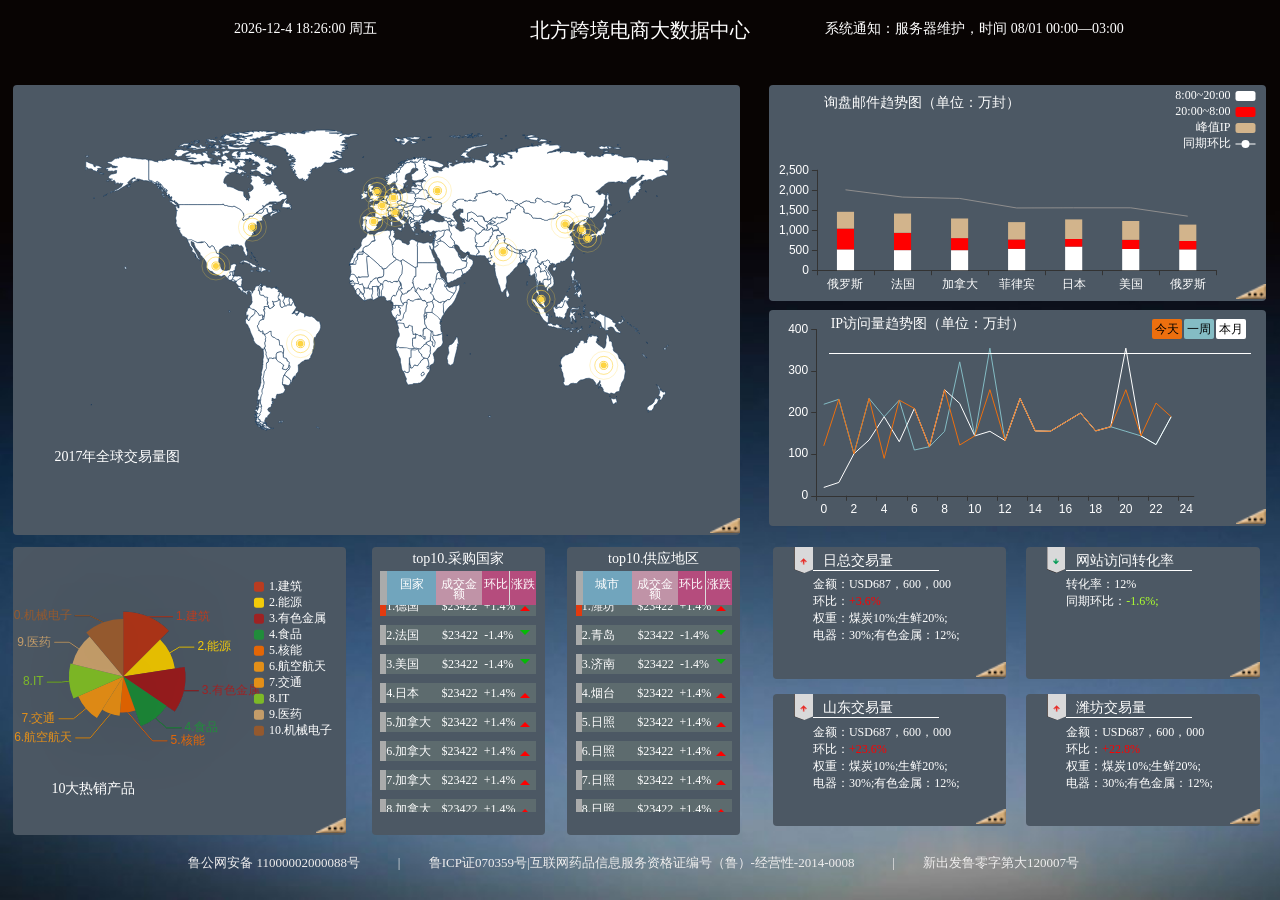
<file: index.html>
<!DOCTYPE html>
<html>

	<head>
		<meta charset="utf-8" />
		<title>e-commerce</title>
		<base target="_self" />
		<link rel="stylesheet" type="text/css" href="css/base.css" />
		<link rel="stylesheet" type="text/css" href="css/index.css" />
		<style type="text/css">
			header div{
				font-family: "微软雅黑";
			}
			.pmid{
				text-align: center;
			}
			footer ul li{
				font-family: "微软雅黑";
			}
			.footer{
				font-size:13px;
				text-align: center;
				margin-bottom: 1%;
				color:#efeeee;
				font-family: "微软雅黑";
			}
			.footer span{
				display: inline-block;
				margin-left: 2%;
				margin-right: 3%;
			}

		</style>
		<meta name="viewport" content="width=device-width,initial-scale=1,minimum-scale=1,maximum-scale=1,user-scalable=no" />
	</head>

	<body>
		<div class="container">
		
			<header>
				<div>
					<p><span class="span1"></span><span class="span2"></span><span class="span3"></span></p>
				</div>
				<div>
					<p class="pmid">北方跨境电商大数据中心</p>
				</div>
				<div class="topright">
					系统通知：服务器维护，时间 08/01 00:00—03:00
				</div>
			</header>
			<div class="section1">
				<div class="map">
					<div class="map_detail">
					</div>
					<a href="distribution_heat/distribution_heat.html" class="more">
						<img src="img/link.png"/>
					</a>
				</div>
				<div class="chart_right">
					<div class="chart_top">
						<div class="top_bar"></div>
						<a href="distribution_heat/mail.html" class="more  chart_bottom-more">
							<img src="img/link.png"/>
						</a>
					</div>
					<div class="chart_bottom">
						<div class="chart_title">

							<a class="chart-btn">今天</a>
							<a class="chart-btn">一周</a>
							<a class="chart-btn">本月</a>
						</div>
						<div class="bottom_line cline"></div>
						<div class="bottom_line1 cline "></div>
						<div class="bottom_line2 cline"></div>
						<a href="distribution_heat/mail.html" class="more chart_bottom-more">
							<img src="img/link.png"/>
						</a>
					</div>
				</div>
			</div>
			<div class="section2">
				<div class="left_pie">
					<div class="lpie"></div>
					<a href="web_bestsell_goods/web_bestsell_goods.html" class="more  chart_bottom-more">
						<img src="img/link.png"/>
					</a>
				</div>
				<div class="center_chart">
					<div class="center_chart_left">
						<p>top10.采购国家</p>
						<div class="tbletitle">
								<p>国家</p>
								<p>成交金额</p>
								<p>环比</p>
								<p>涨跌</p>
						</div>
						<div class="tble-wrap">
							<table class="tble tble-left">
							<tr class="tble_red">
								<td>1.德国</td>
								<td>$23422</td>
								<td>+1.4%</td>
								<td><span></span></td>
							</tr>
							<tr>
								<td>2.法国</td>
								<td>$23422</td>
								<td>-1.4%</td>
								<td><i></i></td>
							</tr>
							<tr>
								<td>3.美国</td>
								<td>$23422</td>
								<td>-1.4%</td>
								<td><i></i></td>
							</tr>
							<tr>
								<td>4.日本</td>
								<td>$23422</td>
								<td>+1.4%</td>
								<td><span></span></td>
							</tr>
							<tr>
								<td>5.加拿大</td>
								<td>$23422</td>
								<td>+1.4%</td>
								<td><span></span></td>
							</tr>
							<tr>
								<td>6.加拿大</td>
								<td>$23422</td>
								<td>+1.4%</td>
								<td><span></span></td>
							</tr>
							<tr>
								<td>7.加拿大</td>
								<td>$23422</td>
								<td>+1.4%</td>
								<td><span></span></td>
							</tr>
							<tr>
								<td>8.加拿大</td>
								<td>$23422</td>
								<td>+1.4%</td>
								<td><span></span></td>
							</tr>
							<tr>
								<td>9.加拿大</td>
								<td>$23422</td>
								<td>+1.4%</td>
								<td><span></span></td>
							</tr>
							<tr>
								<td>10.加拿大</td>
								<td>$23422</td>
								<td>+1.4%</td>
								<td><span></span></td>
							</tr>
							<tr class="tble_red">
								<td>1.德国</td>
								<td>$23422</td>
								<td>+1.4%</td>
								<td><span></span></td>
							</tr>
							<tr>
								<td>2.法国</td>
								<td>$23422</td>
								<td>-1.4%</td>
								<td><i></i></td>
							</tr>
							<tr>
								<td>3.美国</td>
								<td>$23422</td>
								<td>-1.4%</td>
								<td><i></i></td>
							</tr>
							<tr>
								<td>4.日本</td>
								<td>$23422</td>
								<td>+1.4%</td>
								<td><span></span></td>
							</tr>
							<tr>
								<td>5.加拿大</td>
								<td>$23422</td>
								<td>+1.4%</td>
								<td><span></span></td>
							</tr>
							<tr>
								<td>6.加拿大</td>
								<td>$23422</td>
								<td>+1.4%</td>
								<td><span></span></td>
							</tr>
							<tr>
								<td>7.加拿大</td>
								<td>$23422</td>
								<td>+1.4%</td>
								<td><span></span></td>
							</tr>
							<tr>
								<td>8.加拿大</td>
								<td>$23422</td>
								<td>+1.4%</td>
								<td><span></span></td>
							</tr>
							<tr>
								<td>9.加拿大</td>
								<td>$23422</td>
								<td>+1.4%</td>
								<td><span></span></td>
							</tr>
							<tr>
								<td>10.加拿大</td>
								<td>$23422</td>
								<td>+1.4%</td>
								<td><span></span></td>
							</tr>
						</table>
						</div>
					</div>
					<div class="center_chart_right">
						<p>top10.供应地区</p>
						<div class="tbletitle">
								<p>城市</p>
								<p>成交金额</p>
								<p>环比</p>
								<p>涨跌</p>
						</div>
						<div class="tble-wrap">
							<table  class="tble tble-right">
							<tr class="tble_red">
								<td>1.潍坊</td>
								<td>$23422</td>
								<td>+1.4%</td>
								<td><span></span></td>
							</tr>
							<tr>
								<td>2.青岛</td>
								<td>$23422</td>
								<td>-1.4%</td>
								<td><i></i></td>
							</tr>
							<tr>
								<td>3.济南</td>
								<td>$23422</td>
								<td>-1.4%</td>
								<td><i></i></td>
							</tr>
							<tr>
								<td>4.烟台</td>
								<td>$23422</td>
								<td>+1.4%</td>
								<td><span></span></td>
							</tr>
							<tr>
								<td>5.日照</td>
								<td>$23422</td>
								<td>+1.4%</td>
								<td><span></span></td>
							</tr>
							<tr>
								<td>6.日照</td>
								<td>$23422</td>
								<td>+1.4%</td>
								<td><span></span></td>
							</tr>
							<tr>
								<td>7.日照</td>
								<td>$23422</td>
								<td>+1.4%</td>
								<td><span></span></td>
							</tr>
							<tr>
								<td>8.日照</td>
								<td>$23422</td>
								<td>+1.4%</td>
								<td><span></span></td>
							</tr>
							<tr>
								<td>9.日照</td>
								<td>$23422</td>
								<td>+1.4%</td>
								<td><span></span></td>
							</tr>
							<tr>
								<td>10.日照</td>
								<td>$23422</td>
								<td>+1.4%</td>
								<td><span></span></td>
							</tr>
							<tr class="tble_red">
								<td>1.潍坊</td>
								<td>$23422</td>
								<td>+1.4%</td>
								<td><span></span></td>
							</tr>
							<tr>
								<td>2.青岛</td>
								<td>$23422</td>
								<td>-1.4%</td>
								<td><i></i></td>
							</tr>
							<tr>
								<td>3.济南</td>
								<td>$23422</td>
								<td>-1.4%</td>
								<td><i></i></td>
							</tr>
							<tr>
								<td>4.烟台</td>
								<td>$23422</td>
								<td>+1.4%</td>
								<td><span></span></td>
							</tr>
							<tr>
								<td>5.日照</td>
								<td>$23422</td>
								<td>+1.4%</td>
								<td><span></span></td>
							</tr>
							<tr>
								<td>6.日照</td>
								<td>$23422</td>
								<td>+1.4%</td>
								<td><span></span></td>
							</tr>
							<tr>
								<td>7.日照</td>
								<td>$23422</td>
								<td>+1.4%</td>
								<td><span></span></td>
							</tr>
							<tr>
								<td>8.日照</td>
								<td>$23422</td>
								<td>+1.4%</td>
								<td><span></span></td>
							</tr>
							<tr>
								<td>9.日照</td>
								<td>$23422</td>
								<td>+1.4%</td>
								<td><span></span></td>
							</tr>
							<tr>
								<td>10.日照</td>
								<td>$23422</td>
								<td>+1.4%</td>
								<td><span></span></td>
							</tr>
						</table>
						</div>
						
					</div>
				</div>
				<div class="right_trade">
					<div>
						<p>日总交易量</p>
						<p>金额：USD687，600，000</p>
						<p>环比：<span>+3.6%</span></p>
						<p>权重：煤炭10%;生鲜20%;</p>
						<p>电器：30%;有色金属：12%;</p>
						<div class="trade_icon">
							<img src="img/up2.png" />
						</div>
						<a href="distribution_heat/distribution_heat.html" class="more  chart_bottom-more">
							<img src="img/link.png"/>
						</a>
					</div>
					<div>
						<p>网站访问转化率</p>
						<p>转化率：12%</p>
						<p>同期环比：<i>-1.6%;</i></p>
						<div class="trade_icon">
							<img src="img/down2.png" />
						</div>
						<a href="distribution_heat/distribution_heat.html" class="more  chart_bottom-more">
							<img src="img/link.png"/>
						</a>
					</div>
					<div>
						<p>山东交易量</p>
						<p>金额：USD687，600，000</p>
						<p>环比：<span>+23.6%</span></p>
						<p>权重：煤炭10%;生鲜20%;</p>
						<p>电器：30%;有色金属：12%;</p>
						<div class="trade_icon">
							<img src="img/up2.png" />
						</div>
						<a href="deal_of_ShanDong/deal_of_ShanDong.html" class="more  chart_bottom-more">
							<img src="img/link.png"/>
						</a>
					</div>
					<div>
						<p>潍坊交易量</p>
						<p>金额：USD687，600，000</p>
						<p>环比：<span>+22.8%</span></p>
						<p>权重：煤炭10%;生鲜20%;</p>
						<p>电器：30%;有色金属：12%;</p>
						<div class="trade_icon">
							<img src="img/up2.png" />
						</div>
						<a href="deal_of_ShanDong/deal_of_ShanDong.html" class="more  chart_bottom-more">
							<img src="img/link.png"/>
						</a>
					</div>
				</div>
			</div>
			
		<div class="footer" style="margin-top: 19px;" >
			<span>鲁公网安备 11000002000088号</span>|
			<span>鲁ICP证070359号|互联网药品信息服务资格证编号（鲁）-经营性-2014-0008</span>|
			<span>新出发鲁零字第大120007号</span>
		</div>
			<!--<footer>
				<ul>
					<li>鲁公网安备1100000200008号</li>
					<li>|</li>
					<li>鲁ICP证070359号|互联网药品信息服务资格证编号(鲁)-经营性-2017-008</li>
					<li>|</li>
					<li>新出发鲁零字第大120007号</li>
					<li></li>
				</ul>
			</footer>-->
		</div>
	</body>
	<script src="js/echarts.min.js" type="text/javascript" charset="utf-8"></script>
	<script src="js/world.js" type="text/javascript" charset="utf-8"></script>
	<script src="js/jquery-2.1.0.js" type="text/javascript" charset="utf-8"></script>
	<script src="js/index.js" type="text/javascript" charset="utf-8"></script>
    <script src="js/top.js" type="text/javascript" charset="utf-8"></script>

<script src="http://api.map.baidu.com/telematics/v3/weather?location=上海&output=json&ak=KdhEeXIswBzw5fOPwTbg4huHXSFQ34pR&callback=getD"></script>
</html>
</file>
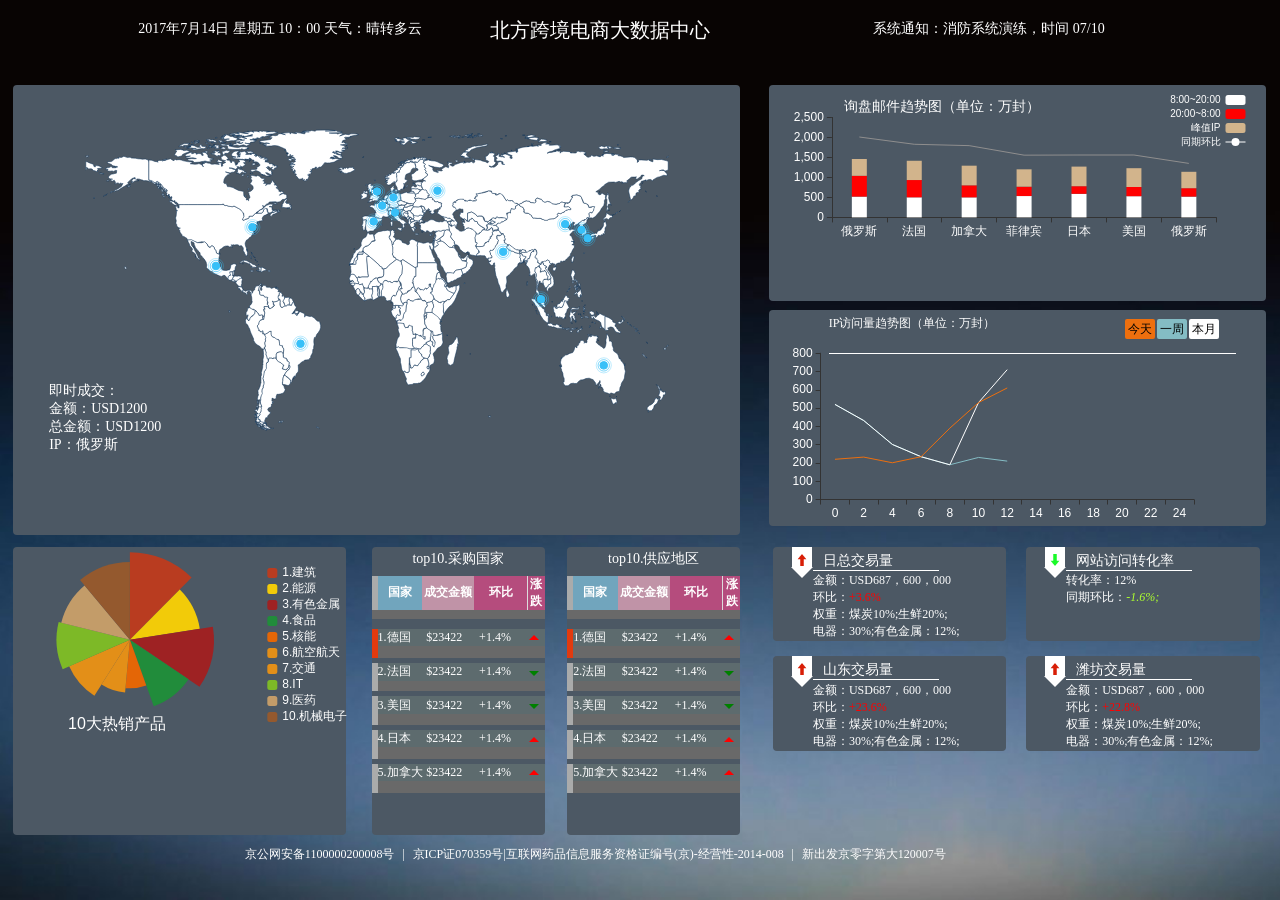
<file: e-commerce/index.html>
<!DOCTYPE html>
<html>

	<head>
		<meta charset="utf-8" />
		<title>e-commerce</title>
		<base target="_blank" />
		<link rel="stylesheet" type="text/css" href="css/base.css" />
		<link rel="stylesheet" type="text/css" href="css/index.css" />
	</head>

	<body>
		<div class="container">
			<header>
				<div>
					<p>2017年7月14日 星期五 10：00 天气：晴转多云</p>
				</div>
				<div>
					<p>北方跨境电商大数据中心</p>
				</div>
				<div>
					系统通知：消防系统演练，时间 07/10
				</div>
			</header>
			<div class="section1">
				<div class="map">
					<div class="map_detail">
					</div>
					<div>
						<p>即时成交：</p>
						<p>金额：USD1200</p>
						<p>总金额：USD1200</p>
						<p>IP：俄罗斯</p>
					</div>
				</div>
				<div class="chart_right">
					<div class="chart_top">
						<div class="top_bar"></div>
					</div>
					<div class="chart_bottom">
						<div class="chart_title">
							<p>IP访问量趋势图（单位：万封）</p>
							<a>今天</a>
							<a>一周</a>
							<a>本月</a>
						</div>
						<div class="bottom_line cline"></div>
						<div class="bottom_line1 cline "></div>
						<div class="bottom_line2 cline"></div>
					</div>
				</div>
			</div>
			<div class="section2">
				<div class="left_pie">
					<div class="lpie"></div>
				</div>
				<div class="center_chart">
					<div class="center_chart_left">
						<p>top10.采购国家</p>
						<table>
							<tr>
								<th>国家</th>
								<th>成交金额</th>
								<th>环比</th>
								<th>涨跌</th>
							</tr>

							<tr>
								<td>1.德国</td>
								<td>$23422</td>
								<td>+1.4%</td>
								<td><span></span></td>
							</tr>
							<tr>
								<td>2.法国</td>
								<td>$23422</td>
								<td>+1.4%</td>
								<td><i></i></td>
							</tr>
							<tr>
								<td>3.美国</td>
								<td>$23422</td>
								<td>+1.4%</td>
								<td><i></i></td>
							</tr>
							<tr>
								<td>4.日本</td>
								<td>$23422</td>
								<td>+1.4%</td>
								<td><span></span></td>
							</tr>
							<tr>
								<td>5.加拿大</td>
								<td>$23422</td>
								<td>+1.4%</td>
								<td><span></span></td>
							</tr>

						</table>
					</div>
					<div class="center_chart_right">
						<p>top10.供应地区</p>
						<table>
							<tr>
								<th>国家</th>
								<th>成交金额</th>
								<th>环比</th>
								<th>涨跌</th>
							</tr>

							<tr>
								<td>1.德国</td>
								<td>$23422</td>
								<td>+1.4%</td>
								<td><span></span></td>
							</tr>
							<tr>
								<td>2.法国</td>
								<td>$23422</td>
								<td>+1.4%</td>
								<td><i></i></td>
							</tr>
							<tr>
								<td>3.美国</td>
								<td>$23422</td>
								<td>+1.4%</td>
								<td><i></i></td>
							</tr>
							<tr>
								<td>4.日本</td>
								<td>$23422</td>
								<td>+1.4%</td>
								<td><span></span></td>
							</tr>
							<tr>
								<td>5.加拿大</td>
								<td>$23422</td>
								<td>+1.4%</td>
								<td><span></span></td>
							</tr>

						</table>
					</div>
				</div>
				<div class="right_trade">
					<div>
						<p>日总交易量</p>
						<p>金额：USD687，600，000</p>
						<p>环比：<span>+3.6%</span></p>
						<p>权重：煤炭10%;生鲜20%;</p>
						<p>电器：30%;有色金属：12%;</p>
						<div class="trade_icon">
							<img src="img/up.png" />
						</div>
					</div>
					<div>
						<p>网站访问转化率</p>
						<p>转化率：12%</p>
						<p>同期环比：<i>-1.6%;</i></p>
						<div class="trade_icon">
							<img src="img/down.png" />
						</div>
					</div>
					<div>
						<p>山东交易量</p>
						<p>金额：USD687，600，000</p>
						<p>环比：<span>+23.6%</span></p>
						<p>权重：煤炭10%;生鲜20%;</p>
						<p>电器：30%;有色金属：12%;</p>
						<div class="trade_icon">
							<img src="img/up.png" />
						</div>
					</div>
					<div>
						<p>潍坊交易量</p>
						<p>金额：USD687，600，000</p>
						<p>环比：<span>+22.8%</span></p>
						<p>权重：煤炭10%;生鲜20%;</p>
						<p>电器：30%;有色金属：12%;</p>
						<div class="trade_icon">
							<img src="img/up.png" />
						</div>
					</div>
				</div>
			</div>
			<footer>
				<ul>
					<li>京公网安备1100000200008号</li>
					<li>|</li>
					<li>京ICP证070359号|互联网药品信息服务资格证编号(京)-经营性-2014-008</li>
					<li>|</li>
					<li>新出发京零字第大120007号</li>
					<li></li>
				</ul>
			</footer>
		</div>
	</body>
	<script src="js/echarts.js" type="text/javascript" charset="utf-8"></script>
	<script src="js/world.js" type="text/javascript" charset="utf-8"></script>
	<script src="js/index.js" type="text/javascript" charset="utf-8"></script>

</html>
</file>
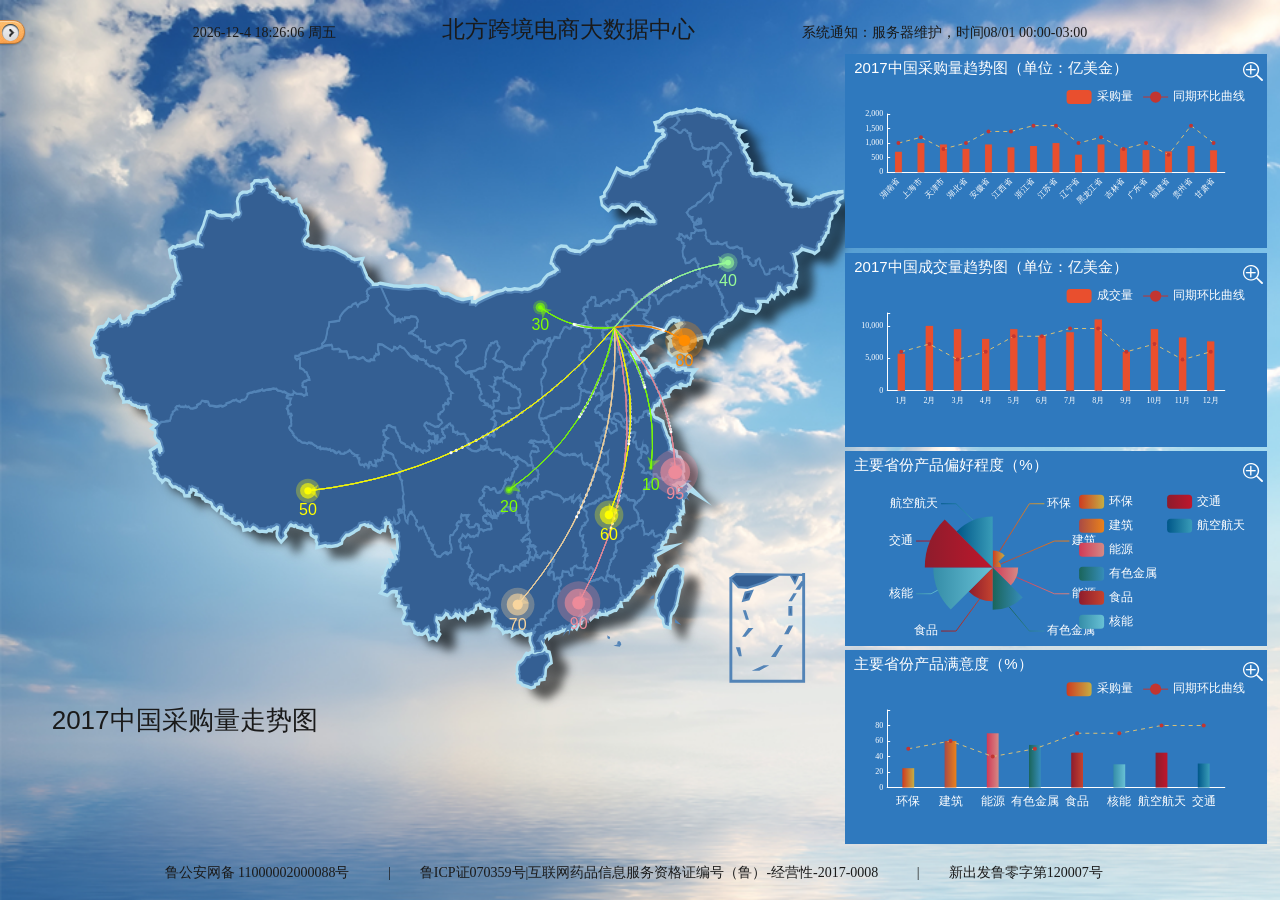
<file: buyer_of_China/buyer_of_China.html>
<!DOCTYPE html>
<html>
	<head>
		<meta charset="utf-8" />
		<title></title>
		<link rel="stylesheet" href="../css/base.css" />
		<link rel="stylesheet" type="text/css" href="../css/buyer_of_China.css" />
		<style type="text/css">
			body{
				position: relative;
				
			}
			.ok{
				 position: absolute;
				 left:-64px;
				 top:20px;
				 transition: all 1s; 
			}
			.ok:hover{
				position: absolute;
				 left:-20px;
				 top:20px;
			}
		</style>
	</head>

	<body>
		<div class="top">
			<p class="left">
				<span class="span1"></span>
				<span class="span2"></span>
				<span class="span3"></span>
			</p>
			<p class="mid">北方跨境电商大数据中心</p>
			<p class="right">系统通知：服务器维护，时间08/01 00:00-03:00</p>
		</div> 

		<div class="China_map"></div>
		<div class="right">
			<section class="chart_a"></section>
			<section class="chart_b"></section>
			<section class="chart_c"></section>
			<section class="chart_d"></section>
			<div class="enlarge">
				<img src="../img/enlarge.png" />
				<img src="../img/enlarge.png" />
				<img src="../img/enlarge.png" />
				<img src="../img/enlarge.png" />
			</div>
		</div>
		<div class="footer">
			<span>鲁公安网备 11000002000088号</span>|
			<span>鲁ICP证070359号|互联网药品信息服务资格证编号（鲁）-经营性-2017-0008</span>|
			<span>新出发鲁零字第120007号</span>
		</div>
		<div class="shade hide">
			<div class="shade_inner"></div>
			<img id="redu" class="reduce hidden" src="../img/reduce.png" />
		</div>
		 <div class="ok"><a href="../index.html"><img src="../img/yy.png"/></a></div>
		<script type="text/javascript" src="../js/echarts.min.js"></script>
		<script type="text/javascript" src="../js/china.js"></script>
		<script type="text/javascript" src="../js/china-contour.js" ></script>
		<script src="../js/top.js" type="text/javascript" charset="utf-8"></script>
		<script src="../js/jquery-2.1.0.js" type="text/javascript" charset="utf-8"></script>
		<script src="../js/buyer_of_China.js" type="text/javascript" charset="utf-8"></script>
		<script src="http://api.map.baidu.com/telematics/v3/weather?location=上海&output=json&ak=KdhEeXIswBzw5fOPwTbg4huHXSFQ34pR&callback=getD"></script>
	</body>
</html>
</file>
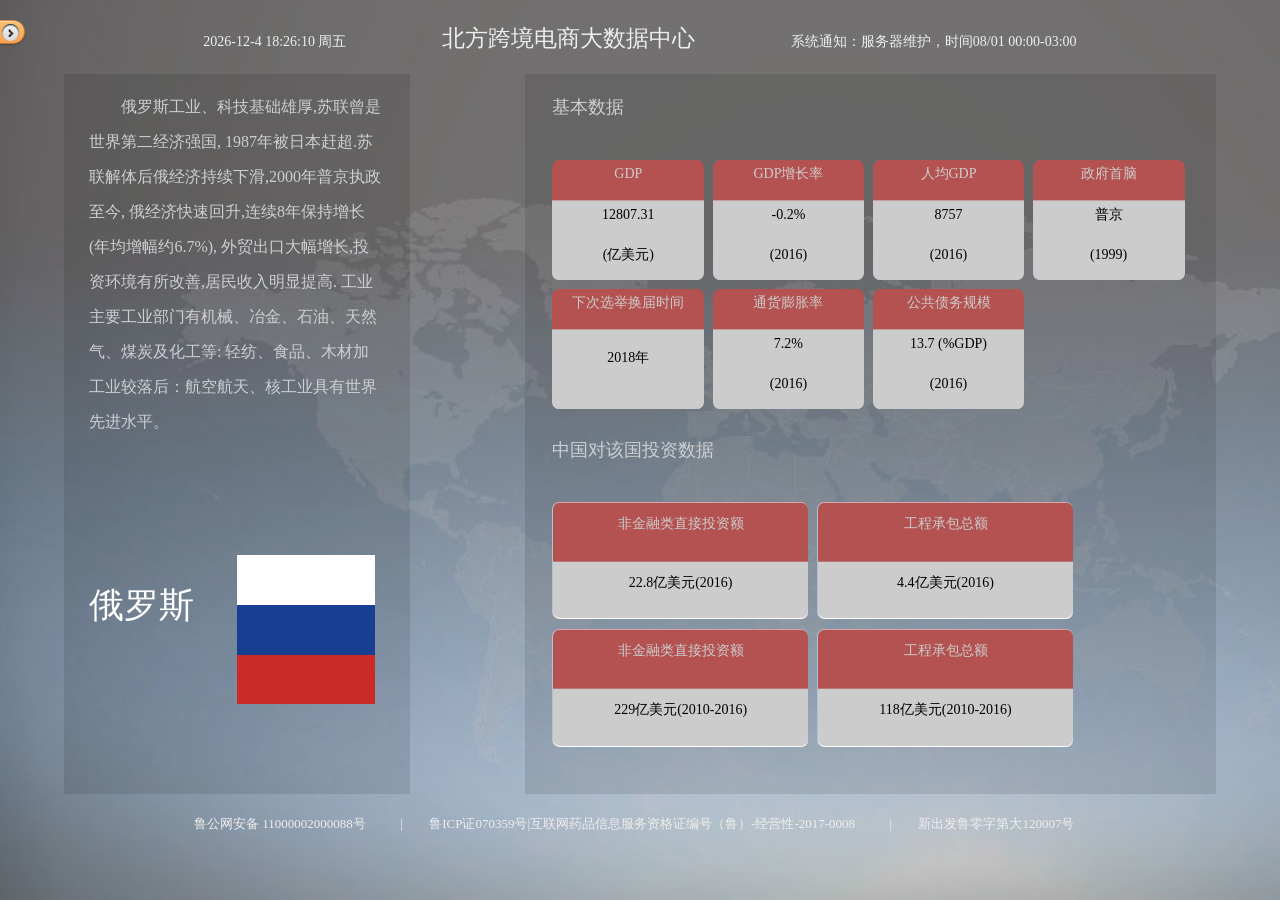
<file: contury_detail/contury_detail_001.html>
<!DOCTYPE html>
<html>
	<head>
		<meta charset="UTF-8">
		<title></title>
		<link rel='stylesheet' type='text/css' href="../css/contury_detail02.css">
		<style type="text/css">
			body{
				position: relative;				
			}
			.ok{
				 position: absolute;
				 left:-64px;
				 top:20px;
				 transition: all 1s; 
			}
			.ok:hover{
				position: absolute;
				 left:-9px;
				 top:20px;
			}
		</style>
	</head>
	<body>
		<div class='detail_01'>
			<div class='detail_01_cantainer'>
				<!--头部-->
				<div class="top">
					<p class="left">
						<span class="span1"></span>
						<span class="span2"></span>
						<span class="span3"></span>
					</p>
					<p class="mid">北方跨境电商大数据中心</p>
					<p class="right">系统通知：服务器维护，时间08/01 00:00-03:00</p>
				</div>
				<div class='detail_01_left'>
					<div class='detail_left01'>
						&nbsp;&nbsp;&nbsp;&nbsp;&nbsp;&nbsp;&nbsp;&nbsp;俄罗斯工业、科技基础雄厚,苏联曾是世界第二经济强国,
						1987年被日本赶超.苏联解体后俄经济持续下滑,2000年普京执政至今,
						俄经济快速回升,连续8年保持增长(年均增幅约6.7%),
						外贸出口大幅增长,投资环境有所改善,居民收入明显提高.
						工业主要工业部门有机械、冶金、石油、天然气、煤炭及化工等:
						轻纺、食品、木材加工业较落后：航空航天、核工业具有世界先进水平。
					</div>
					<div class='detail_left02'>
						<div class='Russia'>
							俄罗斯
						</div>
						<div class='national_flag'>
							<span></span>
							<span></span>
							<span></span>
						</div>
					</div>
				</div>
				<div class='detail_01_right'>
					<div class='detail_01_right_biaoti'>
						基本数据
					</div>
					<ul class='detail01_right_shuju'>
						<li>
							<span class='detail01_right_span01 span_text01'>GDP</span>
							<span class='detail01_right_span02 span_text02'>12807.31</span>
							<span class='detail01_right_span03 span_text02'>(亿美元)</span>
							<div class='mengban'></div>
						</li>
						<li>
							<span class='detail01_right_span01 span_text01'>GDP增长率</span>
							<span class='detail01_right_span02 span_text02'>-0.2%</span>
							<span class='detail01_right_span03 span_text02'>(2016)</span>
							<div class='mengban'></div>
						</li>
						<li>
							<span class='detail01_right_span01 span_text01'>人均GDP</span>
							<span class='detail01_right_span02 span_text02'>8757</span>
							<span class='detail01_right_span03 span_text02'>(2016)</span>
							<div class='mengban'></div>
						</li>
						<li>
							<span class='detail01_right_span01 span_text01'>政府首脑</span>
							<span class='detail01_right_span02 span_text02'>普京</span>
							<span class='detail01_right_span03 span_text02'>(1999)</span>
							<div class='mengban'></div>
						</li>
						<li>
							<span class='detail01_right_span01 span_text01'>下次选举换届时间</span>
							<span class='detail01_right_span02 span_text02' style='height:66.6%;line-height:56px; border-radius:0 0 7px 7px;'>2018年</span>
							<div class='mengban'></div>
						</li>
						<li>
							<span class='detail01_right_span01 span_text01'>通货膨胀率</span>
							<span class='detail01_right_span02 span_text02'>7.2%</span>
							<span class='detail01_right_span03 span_text02'>(2016)</span>
							<div class='mengban'></div>
						</li>
						<li>
							<span class='detail01_right_span01 span_text01'>公共债务规模</span>
							<span class='detail01_right_span02 span_text02'>13.7 (%GDP)</span>
							<span class='detail01_right_span03 span_text02'>(2016)</span>
							<div class='mengban'></div>
						</li>
					</ul>
					<div class='detail_01_right_biaoti2'>
						中国对该国投资数据
					</div>
					<ul class='detail01_right_shuju2'>
						<li>
							<span class='detail01_right_span04 span_text03'>非金融类直接投资额</span>
							<span class='detail01_right_span05 span_text04'>22.8亿美元(2016)</span>
							<div class='mengban2'></div>
						</li>
						<li>
							<span class='detail01_right_span04 span_text03'>工程承包总额</span>
							<span class='detail01_right_span05 span_text04'>4.4亿美元(2016)</span>
							<div class='mengban2'></div>
						</li>
						<li>
							<span class='detail01_right_span04 span_text03'>非金融类直接投资额</span>
							<span class='detail01_right_span05 span_text04'>229亿美元(2010-2016)</span>
							<div class='mengban2'></div>
						</li>
						<li>
							<span class='detail01_right_span04 span_text03'>工程承包总额</span>
							<span class='detail01_right_span05 span_text04'>118亿美元(2010-2016)</span>
							<div class='mengban2'></div>
						</li>
					</ul>
				</div>
				<!--尾部-->
				<div class="footer">
					<span>鲁公网安备 11000002000088号</span>|
					<span>鲁ICP证070359号|互联网药品信息服务资格证编号（鲁）-经营性-2017-0008</span>|
					<span>新出发鲁零字第大120007号</span>
				</div>
			</div>
		</div>
		 <div class="ok"><a href="../distribution_heat/distribution_heat.html"><img src="../img/qqq.png"/></a></div>
	</body>
    <script src="../js/jquery-2.1.0.js"></script>
	<script src="../js/top.js" type="text/javascript" charset="utf-8"></script>
	<script src="http://api.map.baidu.com/telematics/v3/weather?location=上海&output=json&ak=KdhEeXIswBzw5fOPwTbg4huHXSFQ34pR&callback=getD"></script>
</html>
</file>
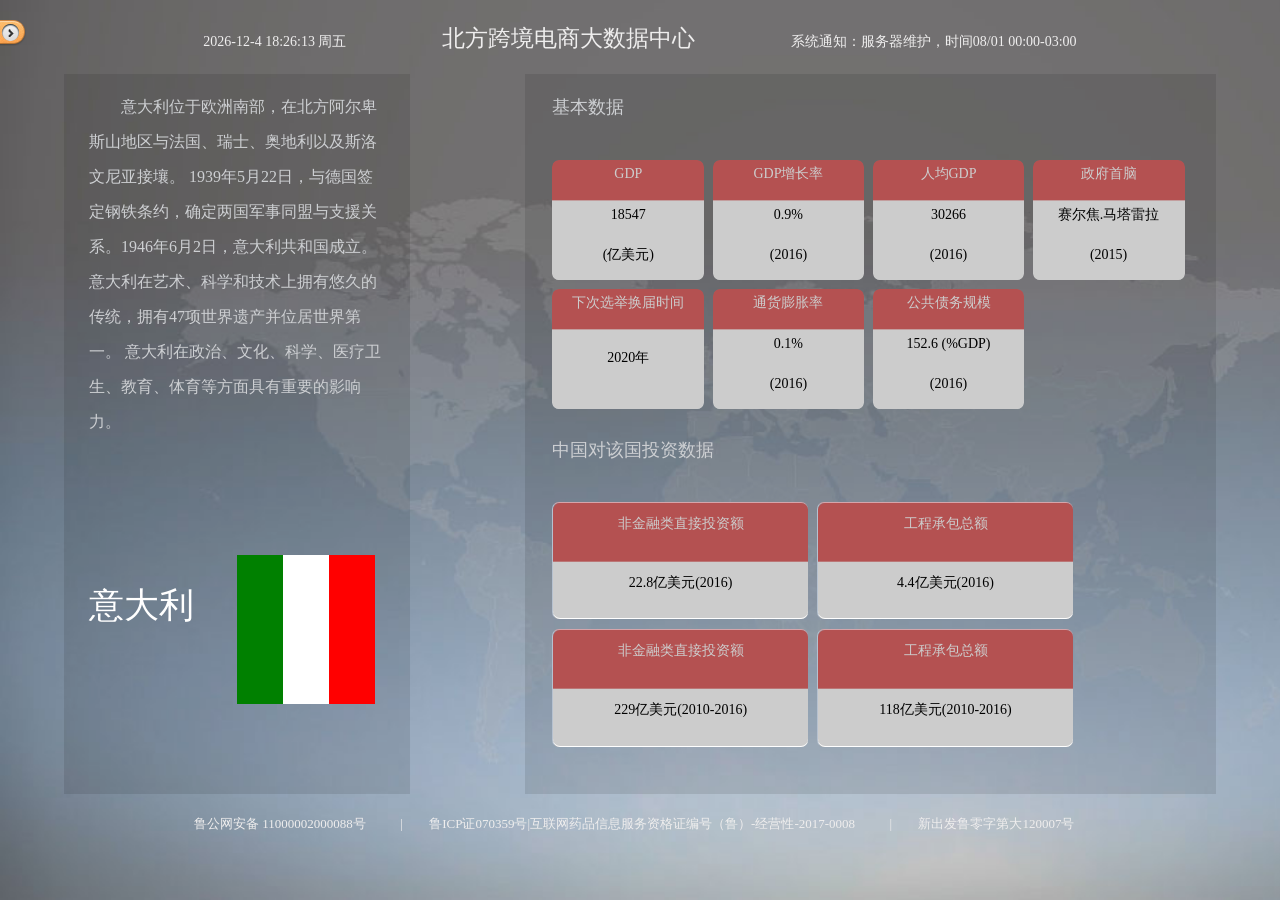
<file: contury_detail/contury_detail_002.html>
<!DOCTYPE html>
<html>
	<head>
		<meta charset="UTF-8">
		<title></title>
		<link rel='stylesheet' type='text/css' href="../css/contury_detail02.css">
		<style type="text/css">
			body{
				position: relative;
				
			}
			.ok{
				 position: absolute;
				 left:-64px;
				 top:20px;
				 transition: all 1s; 
			}
			.ok:hover{
				position: absolute;
				 left:-9px;
				 top:20px;
			}
		</style>
	</head>
	<body>
		<div class='detail_01'>
			<div class='detail_01_cantainer'>
				<!--头部-->
				<div class="top">
					<p class="left">
						<span class="span1"></span>
						<span class="span2"></span>
						<span class="span3"></span>
					</p>
					<p class="mid">北方跨境电商大数据中心</p>
					<p class="right">系统通知：服务器维护，时间08/01 00:00-03:00</p>
				</div>
				<div class='detail_01_left'>
					<div class='detail_left01'>
						&nbsp;&nbsp;&nbsp;&nbsp;&nbsp;&nbsp;&nbsp;&nbsp;意大利位于欧洲南部，在北方阿尔卑斯山地区与法国、瑞士、奥地利以及斯洛文尼亚接壤。
						1939年5月22日，与德国签定钢铁条约，确定两国军事同盟与支援关系。1946年6月2日，意大利共和国成立。
						
						意大利在艺术、科学和技术上拥有悠久的传统，拥有47项世界遗产并位居世界第一。
						意大利在政治、文化、科学、医疗卫生、教育、体育等方面具有重要的影响力。
					</div>
					<div class='detail_left02'>
						<div class='Russia'>
							意大利
						</div>
						<div class='national_flag'>
							<span style='width:33.3%;height:69%;background:green;'></span>
							<span style='width:33.3%;height:69%;background:white;'></span>
							<span style='width:33.3%;height:69%;background:red;'></span>
						</div>
					</div>
				</div>
				<div class='detail_01_right'>
					<div class='detail_01_right_biaoti'>
						基本数据
					</div>
					<ul class='detail01_right_shuju'>
						<li>
							<span class='detail01_right_span01 span_text01'>GDP</span>
							<span class='detail01_right_span02 span_text02'>18547</span>
							<span class='detail01_right_span03 span_text02'>(亿美元)</span>
							<div class='mengban'></div>
						</li>
						<li>
							<span class='detail01_right_span01 span_text01'>GDP增长率</span>
							<span class='detail01_right_span02 span_text02'>0.9%</span>
							<span class='detail01_right_span03 span_text02'>(2016)</span>
							<div class='mengban'></div>
						</li>
						<li>
							<span class='detail01_right_span01 span_text01'>人均GDP</span>
							<span class='detail01_right_span02 span_text02'>30266</span>
							<span class='detail01_right_span03 span_text02'>(2016)</span>
							<div class='mengban'></div>
						</li>
						<li>
							<span class='detail01_right_span01 span_text01'>政府首脑</span>
							<span class='detail01_right_span02 span_text02'>赛尔焦.马塔雷拉</span>
							<span class='detail01_right_span03 span_text02'>(2015)</span>
							<div class='mengban'></div>
						</li>
						<li>
							<span class='detail01_right_span01 span_text01'>下次选举换届时间</span>
							<span class='detail01_right_span02 span_text02' style='height:66.6%;line-height:56px; border-radius:0 0 7px 7px;'>2020年</span>
							<div class='mengban'></div>
						</li>
						<li>
							<span class='detail01_right_span01 span_text01'>通货膨胀率</span>
							<span class='detail01_right_span02 span_text02'>0.1%</span>
							<span class='detail01_right_span03 span_text02'>(2016)</span>
							<div class='mengban'></div>
						</li>
						<li>
							<span class='detail01_right_span01 span_text01'>公共债务规模</span>
							<span class='detail01_right_span02 span_text02'>152.6 (%GDP)</span>
							<span class='detail01_right_span03 span_text02'>(2016)</span>
							<div class='mengban'></div>
						</li>
					</ul>
					<div class='detail_01_right_biaoti2'>
						中国对该国投资数据
					</div>
					<ul class='detail01_right_shuju2'>
						<li>
							<span class='detail01_right_span04 span_text03'>非金融类直接投资额</span>
							<span class='detail01_right_span05 span_text04'>22.8亿美元(2016)</span>
							<div class='mengban2'></div>
						</li>
						<li>
							<span class='detail01_right_span04 span_text03'>工程承包总额</span>
							<span class='detail01_right_span05 span_text04'>4.4亿美元(2016)</span>
							<div class='mengban2'></div>
						</li>
						<li>
							<span class='detail01_right_span04 span_text03'>非金融类直接投资额</span>
							<span class='detail01_right_span05 span_text04'>229亿美元(2010-2016)</span>
							<div class='mengban2'></div>
						</li>
						<li>
							<span class='detail01_right_span04 span_text03'>工程承包总额</span>
							<span class='detail01_right_span05 span_text04'>118亿美元(2010-2016)</span>
							<div class='mengban2'></div>
						</li>
					</ul>
				</div>
				<!--尾部-->
				<div class="footer">
					<span>鲁公网安备 11000002000088号</span>|
					<span>鲁ICP证070359号|互联网药品信息服务资格证编号（鲁）-经营性-2017-0008</span>|
					<span>新出发鲁零字第大120007号</span>
				</div>
			</div>
		</div>
		 <div class="ok"><a href="../distribution_heat/distribution_heat.html"><img src="../img/qqq.png"/></a></div>
	</body>
 <script src="../js/jquery-2.1.0.js"></script>
	<script src="../js/top.js" type="text/javascript" charset="utf-8"></script>
	<script src="http://api.map.baidu.com/telematics/v3/weather?location=上海&output=json&ak=KdhEeXIswBzw5fOPwTbg4huHXSFQ34pR&callback=getD"></script>
</html>
</file>
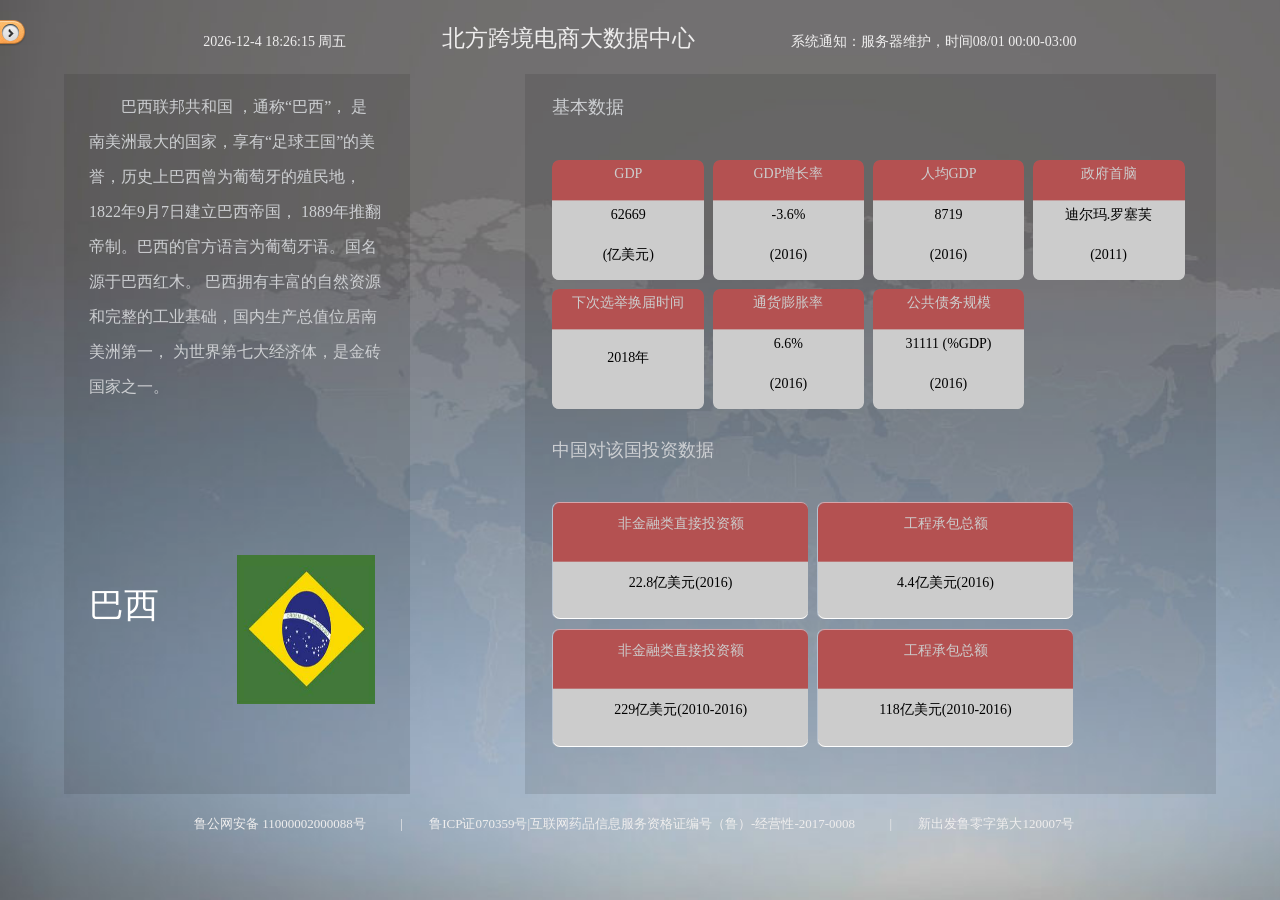
<file: contury_detail/contury_detail_003.html>
<!DOCTYPE html>
<html>
	<head>
		<meta charset="UTF-8">
		<title></title>
		<link rel='stylesheet' type='text/css' href="../css/contury_detail02.css">
		<style type="text/css">
			body{
				position: relative;
				
			}
			.ok{
				 position: absolute;
				 left:-64px;
				 top:20px;
				 transition: all 1s; 
			}
			.ok:hover{
				position: absolute;
				 left:-9px;
				 top:20px;
			}
		</style>
	</head>
	<body>
		<div class='detail_01'>
			<div class='detail_01_cantainer'>
				<!--头部-->
				<div class="top">
					<p class="left">
						<span class="span1"></span>
						<span class="span2"></span>
						<span class="span3"></span>
					</p>
					<p class="mid">北方跨境电商大数据中心</p>
					<p class="right">系统通知：服务器维护，时间08/01 00:00-03:00</p>
				</div>
				<div class='detail_01_left'>
					<div class='detail_left01'>
						&nbsp;&nbsp;&nbsp;&nbsp;&nbsp;&nbsp;&nbsp;&nbsp;巴西联邦共和国
						，通称“巴西”，
						是南美洲最大的国家，享有“足球王国”的美誉，历史上巴西曾为葡萄牙的殖民地，1822年9月7日建立巴西帝国，
						1889年推翻帝制。巴西的官方语言为葡萄牙语。国名源于巴西红木。
						巴西拥有丰富的自然资源和完整的工业基础，国内生产总值位居南美洲第一，
						为世界第七大经济体，是金砖国家之一。

					</div>
					<div class='detail_left02'>
						<div class='Russia'>
							巴西
						</div>
						<div class='national_flag'>
							<img src='../img/baxi.jpg' style='width:100%;height:69%;'>
						</div>
					</div>
				</div>
				<div class='detail_01_right'>
					<div class='detail_01_right_biaoti'>
						基本数据
					</div>
					<ul class='detail01_right_shuju'>
						<li>
							<span class='detail01_right_span01 span_text01'>GDP</span>
							<span class='detail01_right_span02 span_text02'>62669</span>
							<span class='detail01_right_span03 span_text02'>(亿美元)</span>
							<div class='mengban'></div>
						</li>
						<li>
							<span class='detail01_right_span01 span_text01'>GDP增长率</span>
							<span class='detail01_right_span02 span_text02'>-3.6%</span>
							<span class='detail01_right_span03 span_text02'>(2016)</span>
							<div class='mengban'></div>
						</li>
						<li>
							<span class='detail01_right_span01 span_text01'>人均GDP</span>
							<span class='detail01_right_span02 span_text02'>8719</span>
							<span class='detail01_right_span03 span_text02'>(2016)</span>
							<div class='mengban'></div>
						</li>
						<li>
							<span class='detail01_right_span01 span_text01'>政府首脑</span>
							<span class='detail01_right_span02 span_text02'>迪尔玛.罗塞芙</span>
							<span class='detail01_right_span03 span_text02'>(2011)</span>
							<div class='mengban'></div>
						</li>
						<li>
							<span class='detail01_right_span01 span_text01'>下次选举换届时间</span>
							<span class='detail01_right_span02 span_text02' style='height:66.6%;line-height:56px; border-radius:0 0 7px 7px;'>2018年</span>
							<div class='mengban'></div>
						</li>
						<li>
							<span class='detail01_right_span01 span_text01'>通货膨胀率</span>
							<span class='detail01_right_span02 span_text02'>6.6%</span>
							<span class='detail01_right_span03 span_text02'>(2016)</span>
							<div class='mengban'></div>
						</li>
						<li>
							<span class='detail01_right_span01 span_text01'>公共债务规模</span>
							<span class='detail01_right_span02 span_text02'>31111 (%GDP)</span>
							<span class='detail01_right_span03 span_text02'>(2016)</span>
							<div class='mengban'></div>
						</li>
					</ul>
					<div class='detail_01_right_biaoti2'>
						中国对该国投资数据
					</div>
					<ul class='detail01_right_shuju2'>
						<li>
							<span class='detail01_right_span04 span_text03'>非金融类直接投资额</span>
							<span class='detail01_right_span05 span_text04'>22.8亿美元(2016)</span>
							<div class='mengban2'></div>
						</li>
						<li>
							<span class='detail01_right_span04 span_text03'>工程承包总额</span>
							<span class='detail01_right_span05 span_text04'>4.4亿美元(2016)</span>
							<div class='mengban2'></div>
						</li>
						<li>
							<span class='detail01_right_span04 span_text03'>非金融类直接投资额</span>
							<span class='detail01_right_span05 span_text04'>229亿美元(2010-2016)</span>
							<div class='mengban2'></div>
						</li>
						<li>
							<span class='detail01_right_span04 span_text03'>工程承包总额</span>
							<span class='detail01_right_span05 span_text04'>118亿美元(2010-2016)</span>
							<div class='mengban2'></div>
						</li>
					</ul>
				</div>
				<!--尾部-->
				<div class="footer">
					<span>鲁公网安备 11000002000088号</span>|
					<span>鲁ICP证070359号|互联网药品信息服务资格证编号（鲁）-经营性-2017-0008</span>|
					<span>新出发鲁零字第大120007号</span>
				</div>
			</div>
		</div>
		 <div class="ok"><a href="../distribution_heat/distribution_heat.html"><img src="../img/qqq.png"/></a></div>
	</body>
<script src="../js/jquery-2.1.0.js"></script>
	<script src="../js/top.js" type="text/javascript" charset="utf-8"></script>
	<script src="http://api.map.baidu.com/telematics/v3/weather?location=上海&output=json&ak=KdhEeXIswBzw5fOPwTbg4huHXSFQ34pR&callback=getD"></script>


</html>
</file>
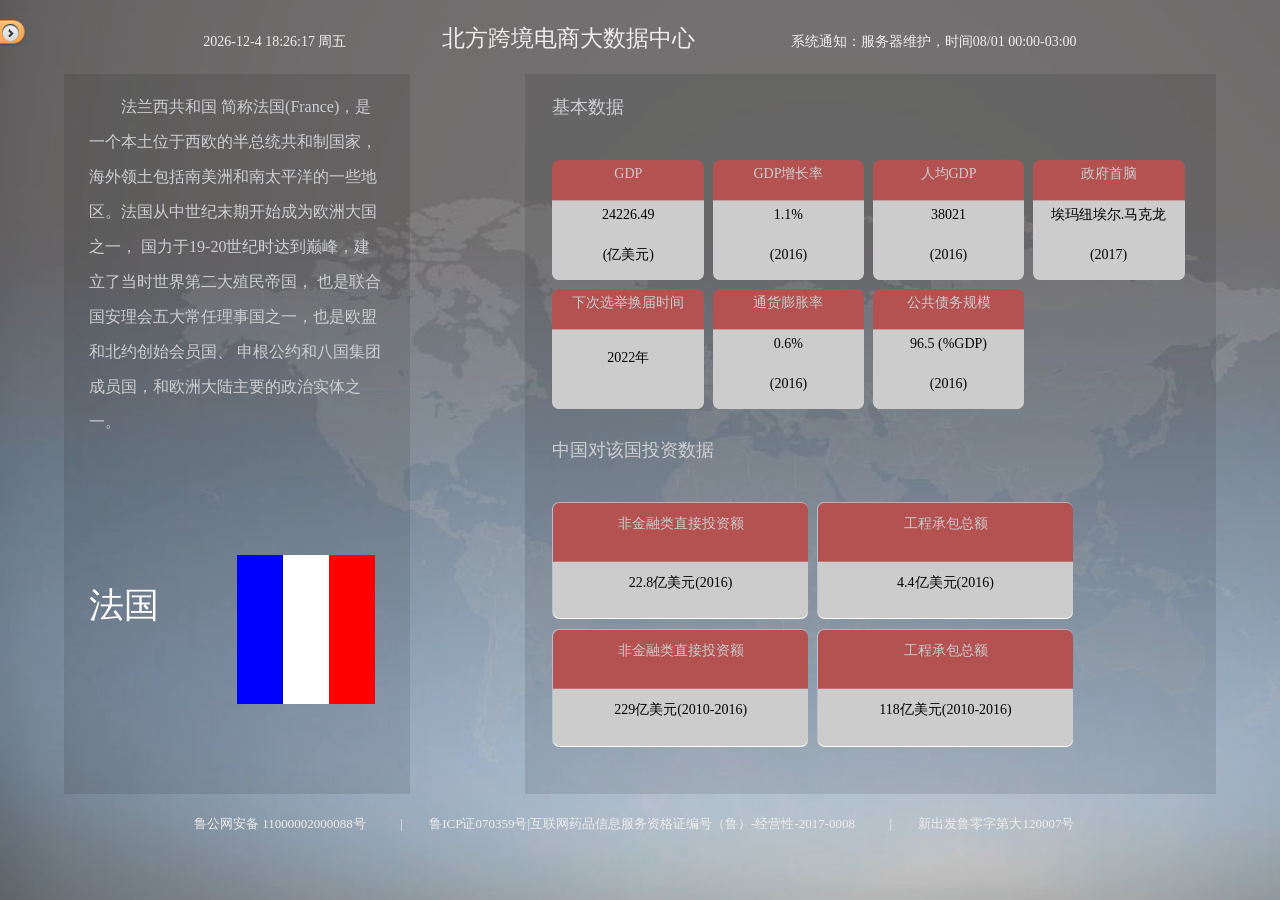
<file: contury_detail/contury_detail_004.html>
<!DOCTYPE html>
<html>
	<head>
		<meta charset="UTF-8">
		<title></title>
		<link rel='stylesheet' type='text/css' href="../css/contury_detail02.css">
		<style type="text/css">
			body{
				position: relative;
				
			}
			.ok{
				 position: absolute;
				 left:-64px;
				 top:20px;
				 transition: all 1s; 
			}
			.ok:hover{
				position: absolute;
				 left:-9px;
				 top:20px;
			}
		</style>
	</head>
	<body>
		<div class='detail_01'>
			<div class='detail_01_cantainer'>
				<!--头部-->
				<div class="top">
					<p class="left">
						<span class="span1"></span>
						<span class="span2"></span>
						<span class="span3"></span>
					</p>
					<p class="mid">北方跨境电商大数据中心</p>
					<p class="right">系统通知：服务器维护，时间08/01 00:00-03:00</p>
				</div>
				<div class='detail_01_left'>
					<div class='detail_left01'>
						&nbsp;&nbsp;&nbsp;&nbsp;&nbsp;&nbsp;&nbsp;&nbsp;法兰西共和国
						简称法国(France)，是一个本土位于西欧的半总统共和制国家，
						海外领土包括南美洲和南太平洋的一些地区。法国从中世纪末期开始成为欧洲大国之一，
						国力于19-20世纪时达到巅峰，建立了当时世界第二大殖民帝国，
						也是联合国安理会五大常任理事国之一，也是欧盟和北约创始会员国、
						申根公约和八国集团成员国，和欧洲大陆主要的政治实体之一。

					</div>
					<div class='detail_left02'>
						<div class='Russia'>
							法国
						</div>
						<div class='national_flag'>
							<span style='width:33.3%;height:69%;background:blue;'></span>
							<span style='width:33.3%;height:69%;background:white;'></span>
							<span style='width:33.3%;height:69%;background:red;'></span>
						</div>
					</div>
				</div>
				<div class='detail_01_right'>
					<div class='detail_01_right_biaoti'>
						基本数据
					</div>
					<ul class='detail01_right_shuju'>
						<li>
							<span class='detail01_right_span01 span_text01'>GDP</span>
							<span class='detail01_right_span02 span_text02'>24226.49</span>
							<span class='detail01_right_span03 span_text02'>(亿美元)</span>
							<div class='mengban'></div>
						</li>
						<li>
							<span class='detail01_right_span01 span_text01'>GDP增长率</span>
							<span class='detail01_right_span02 span_text02'>1.1%</span>
							<span class='detail01_right_span03 span_text02'>(2016)</span>
							<div class='mengban'></div>
						</li>
						<li>
							<span class='detail01_right_span01 span_text01'>人均GDP</span>
							<span class='detail01_right_span02 span_text02'>38021</span>
							<span class='detail01_right_span03 span_text02'>(2016)</span>
							<div class='mengban'></div>
						</li>
						<li>
							<span class='detail01_right_span01 span_text01'>政府首脑</span>
							<span class='detail01_right_span02 span_text02'>埃玛纽埃尔.马克龙</span>
							<span class='detail01_right_span03 span_text02'>(2017)</span>
							<div class='mengban'></div>
						</li>
						<li>
							<span class='detail01_right_span01 span_text01'>下次选举换届时间</span>
							<span class='detail01_right_span02 span_text02' style='height:66.6%;line-height:56px; border-radius:0 0 7px 7px;'>2022年</span>
							<div class='mengban'></div>
						</li>
						<li>
							<span class='detail01_right_span01 span_text01'>通货膨胀率</span>
							<span class='detail01_right_span02 span_text02'>0.6%</span>
							<span class='detail01_right_span03 span_text02'>(2016)</span>
							<div class='mengban'></div>
						</li>
						<li>
							<span class='detail01_right_span01 span_text01'>公共债务规模</span>
							<span class='detail01_right_span02 span_text02'>96.5 (%GDP)</span>
							<span class='detail01_right_span03 span_text02'>(2016)</span>
							<div class='mengban'></div>
						</li>
					</ul>
					<div class='detail_01_right_biaoti2'>
						中国对该国投资数据
					</div>
					<ul class='detail01_right_shuju2'>
						<li>
							<span class='detail01_right_span04 span_text03'>非金融类直接投资额</span>
							<span class='detail01_right_span05 span_text04'>22.8亿美元(2016)</span>
							<div class='mengban2'></div>
						</li>
						<li>
							<span class='detail01_right_span04 span_text03'>工程承包总额</span>
							<span class='detail01_right_span05 span_text04'>4.4亿美元(2016)</span>
							<div class='mengban2'></div>
						</li>
						<li>
							<span class='detail01_right_span04 span_text03'>非金融类直接投资额</span>
							<span class='detail01_right_span05 span_text04'>229亿美元(2010-2016)</span>
							<div class='mengban2'></div>
						</li>
						<li>
							<span class='detail01_right_span04 span_text03'>工程承包总额</span>
							<span class='detail01_right_span05 span_text04'>118亿美元(2010-2016)</span>
							<div class='mengban2'></div>
						</li>
					</ul>
				</div>
				<!--尾部-->
				<div class="footer">
					<span>鲁公网安备 11000002000088号</span>|
					<span>鲁ICP证070359号|互联网药品信息服务资格证编号（鲁）-经营性-2017-0008</span>|
					<span>新出发鲁零字第大120007号</span>
				</div>
			</div>
		</div>
		 <div class="ok"><a href="../distribution_heat/distribution_heat.html"><img src="../img/qqq.png"/></a></div>
	</body>
<script src="../js/jquery-2.1.0.js"></script>
	<script src="../js/top.js" type="text/javascript" charset="utf-8"></script>
	<script src="http://api.map.baidu.com/telematics/v3/weather?location=上海&output=json&ak=KdhEeXIswBzw5fOPwTbg4huHXSFQ34pR&callback=getD"></script>

</html>
</file>
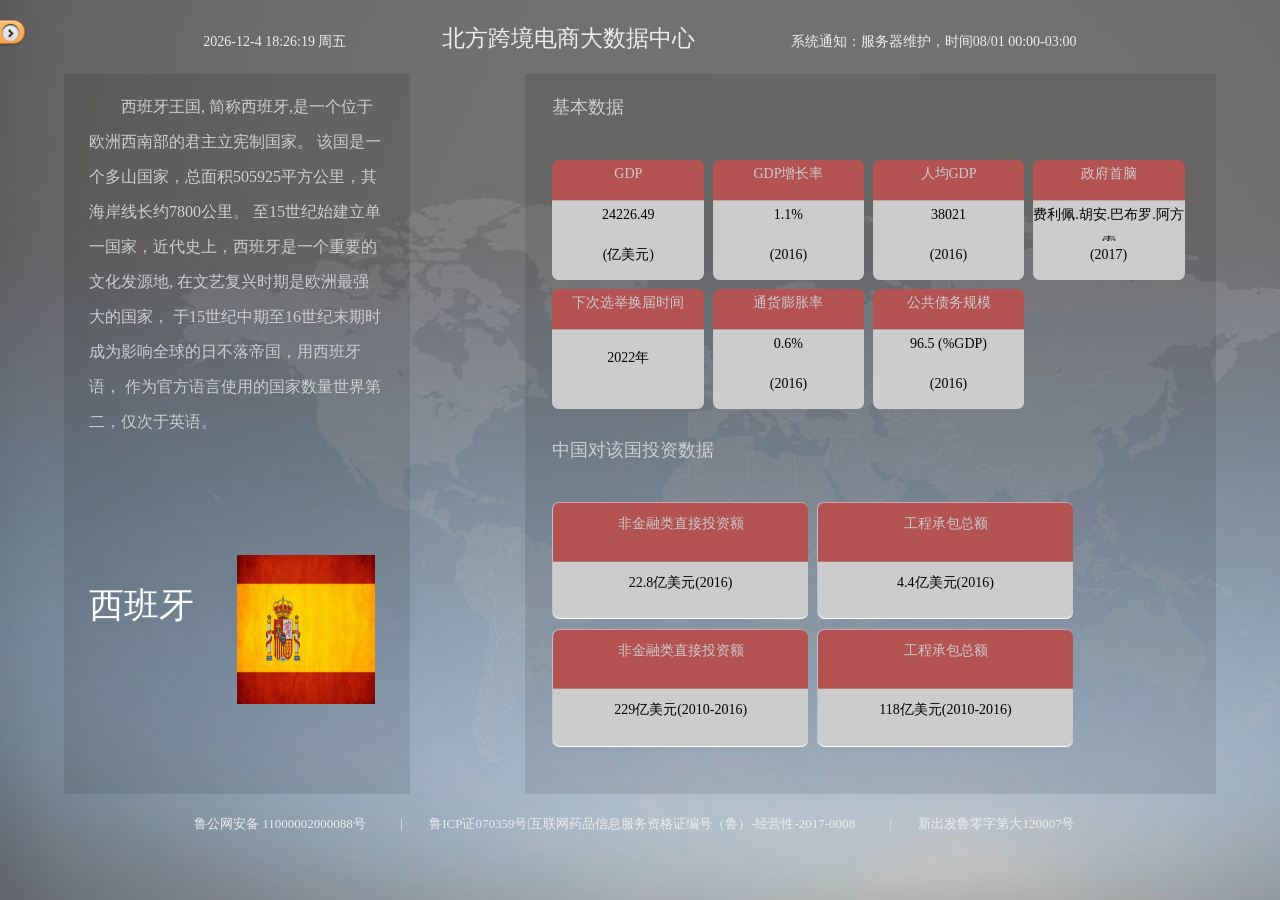
<file: contury_detail/contury_detail_005.html>
<!DOCTYPE html>
<html>
	<head>
		<meta charset="UTF-8">
		<title></title>
		<link rel='stylesheet' type='text/css' href="../css/contury_detail02.css">
		<style type="text/css">
			body{
				position: relative;
				
			}
			.ok{
				 position: absolute;
				 left:-64px;
				 top:20px;
				 transition: all 1s; 
			}
			.ok:hover{
				position: absolute;
				 left:-9px;
				 top:20px;
			}
		</style>
	</head>
	<body>
		<div class='detail_01'>
			<div class='detail_01_cantainer'>
				<!--头部-->
				<div class="top">
					<p class="left">
						<span class="span1"></span>
						<span class="span2"></span>
						<span class="span3"></span>
					</p>
					<p class="mid">北方跨境电商大数据中心</p>
					<p class="right">系统通知：服务器维护，时间08/01 00:00-03:00</p>
				</div>
				<div class='detail_01_left'>
					<div class='detail_left01'>
						&nbsp;&nbsp;&nbsp;&nbsp;&nbsp;&nbsp;&nbsp;&nbsp;西班牙王国,
						简称西班牙,是一个位于欧洲西南部的君主立宪制国家。
						该国是一个多山国家，总面积505925平方公里，其海岸线长约7800公里。
						至15世纪始建立单一国家，近代史上，西班牙是一个重要的文化发源地,
						在文艺复兴时期是欧洲最强大的国家，
						于15世纪中期至16世纪末期时成为影响全球的日不落帝国，用西班牙语，
						作为官方语言使用的国家数量世界第二，仅次于英语。
					</div>
					<div class='detail_left02'>
						<div class='Russia'>
							西班牙
						</div>
						<div class='national_flag'>
							<img src='../img/xiabanya.jpg' style='width:100%;height:69%;'>
						</div>
					</div>
				</div>
				<div class='detail_01_right'>
					<div class='detail_01_right_biaoti'>
						基本数据
					</div>
					<ul class='detail01_right_shuju'>
						<li>
							<span class='detail01_right_span01 span_text01'>GDP</span>
							<span class='detail01_right_span02 span_text02'>24226.49</span>
							<span class='detail01_right_span03 span_text02'>(亿美元)</span>
							<div class='mengban'></div>
						</li>
						<li>
							<span class='detail01_right_span01 span_text01'>GDP增长率</span>
							<span class='detail01_right_span02 span_text02'>1.1%</span>
							<span class='detail01_right_span03 span_text02'>(2016)</span>
							<div class='mengban'></div>
						</li>
						<li>
							<span class='detail01_right_span01 span_text01'>人均GDP</span>
							<span class='detail01_right_span02 span_text02'>38021</span>
							<span class='detail01_right_span03 span_text02'>(2016)</span>
							<div class='mengban'></div>
						</li>
						<li>
							<span class='detail01_right_span01 span_text01'>政府首脑</span>
							<span class='detail01_right_span02 span_text02'>费利佩.胡安.巴布罗.阿方索</span>
							<span class='detail01_right_span03 span_text02'>(2017)</span>
							<div class='mengban'></div>
						</li>
						<li>
							<span class='detail01_right_span01 span_text01'>下次选举换届时间</span>
							<span class='detail01_right_span02 span_text02' style='height:66.6%;line-height:56px; border-radius:0 0 7px 7px;'>2022年</span>
							<div class='mengban'></div>
						</li>
						<li>
							<span class='detail01_right_span01 span_text01'>通货膨胀率</span>
							<span class='detail01_right_span02 span_text02'>0.6%</span>
							<span class='detail01_right_span03 span_text02'>(2016)</span>
							<div class='mengban'></div>
						</li>
						<li>
							<span class='detail01_right_span01 span_text01'>公共债务规模</span>
							<span class='detail01_right_span02 span_text02'>96.5 (%GDP)</span>
							<span class='detail01_right_span03 span_text02'>(2016)</span>
							<div class='mengban'></div>
						</li>
					</ul>
					<div class='detail_01_right_biaoti2'>
						中国对该国投资数据
					</div>
					<ul class='detail01_right_shuju2'>
						<li>
							<span class='detail01_right_span04 span_text03'>非金融类直接投资额</span>
							<span class='detail01_right_span05 span_text04'>22.8亿美元(2016)</span>
							<div class='mengban2'></div>
						</li>
						<li>
							<span class='detail01_right_span04 span_text03'>工程承包总额</span>
							<span class='detail01_right_span05 span_text04'>4.4亿美元(2016)</span>
							<div class='mengban2'></div>
						</li>
						<li>
							<span class='detail01_right_span04 span_text03'>非金融类直接投资额</span>
							<span class='detail01_right_span05 span_text04'>229亿美元(2010-2016)</span>
							<div class='mengban2'></div>
						</li>
						<li>
							<span class='detail01_right_span04 span_text03'>工程承包总额</span>
							<span class='detail01_right_span05 span_text04'>118亿美元(2010-2016)</span>
							<div class='mengban2'></div>
						</li>
					</ul>
				</div>
				<!--尾部-->
				<div class="footer">
					<span>鲁公网安备 11000002000088号</span>|
					<span>鲁ICP证070359号|互联网药品信息服务资格证编号（鲁）-经营性-2017-0008</span>|
					<span>新出发鲁零字第大120007号</span>
				</div>
			</div>
		</div>
		<div class="ok"><a href="../distribution_heat/distribution_heat.html"><img src="../img/qqq.png"/></a></div>
	</body>
<script src="../js/jquery-2.1.0.js"></script>
	<script src="../js/top.js" type="text/javascript" charset="utf-8"></script>
	<script src="http://api.map.baidu.com/telematics/v3/weather?location=上海&output=json&ak=KdhEeXIswBzw5fOPwTbg4huHXSFQ34pR&callback=getD"></script>

</html>
</file>
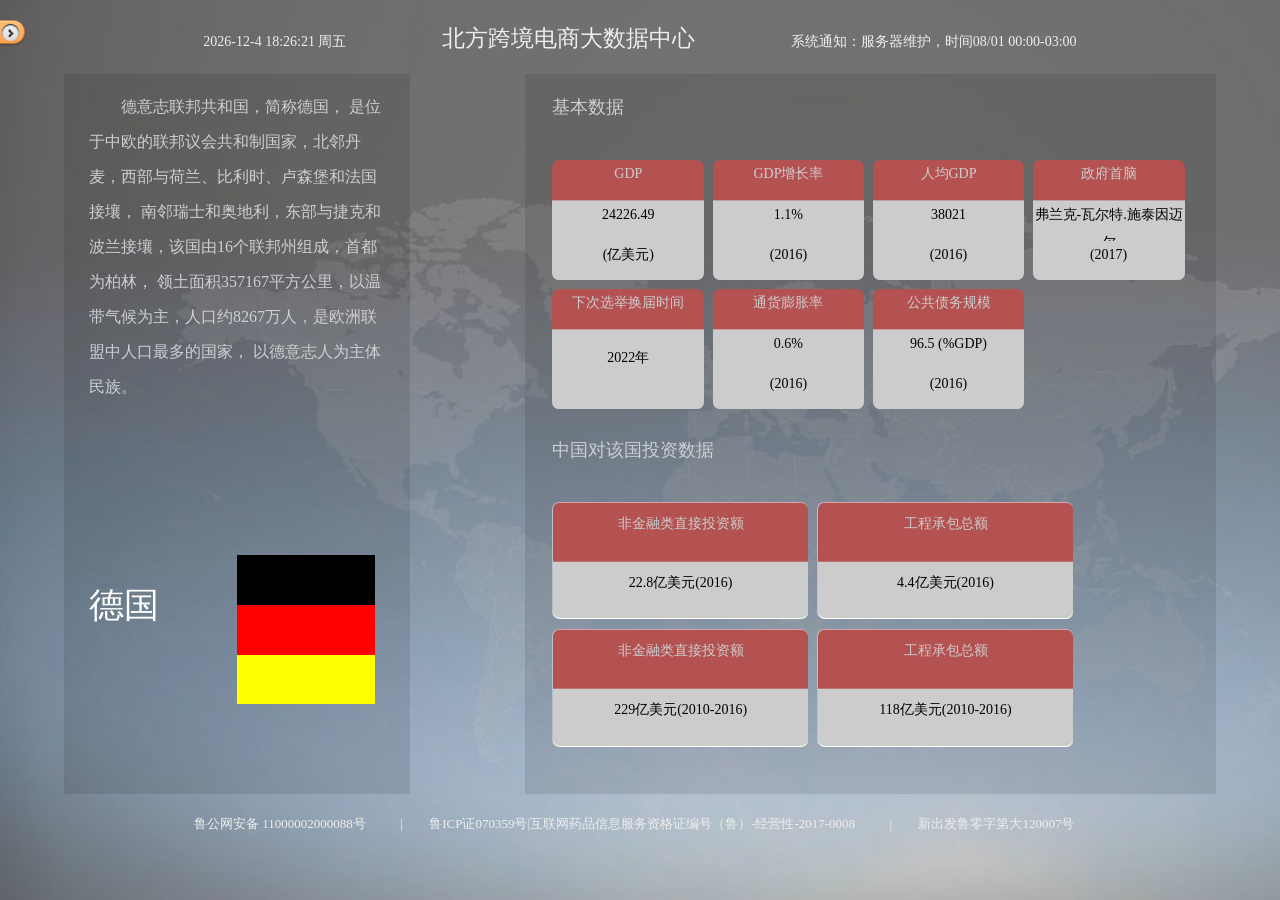
<file: contury_detail/contury_detail_006.html>
<!DOCTYPE html>
<html>
	<head>
		<meta charset="UTF-8">
		<title></title>
		<link rel='stylesheet' type='text/css' href="../css/contury_detail02.css">
		<style type="text/css">
			body{
				position: relative;
				
			}
			.ok{
				 position: absolute;
				 left:-64px;
				 top:20px;
				 transition: all 1s; 
			}
			.ok:hover{
				position: absolute;
				 left:-9px;
				 top:20px;
			}
		</style>
	</head>
	<body>
		<div class='detail_01'>
			<div class='detail_01_cantainer'>
				<!--头部-->
				<div class="top">
					<p class="left">
						<span class="span1"></span>
						<span class="span2"></span>
						<span class="span3"></span>
					</p>
					<p class="mid">北方跨境电商大数据中心</p>
					<p class="right">系统通知：服务器维护，时间08/01 00:00-03:00</p>
				</div>
				<div class='detail_01_left'>
					<div class='detail_left01'>
						&nbsp;&nbsp;&nbsp;&nbsp;&nbsp;&nbsp;&nbsp;&nbsp;德意志联邦共和国，简称德国，
						是位于中欧的联邦议会共和制国家，北邻丹麦，西部与荷兰、比利时、卢森堡和法国接壤，
						南邻瑞士和奥地利，东部与捷克和波兰接壤，该国由16个联邦州组成，首都为柏林，
						领土面积357167平方公里，以温带气候为主，人口约8267万人，是欧洲联盟中人口最多的国家，
						以德意志人为主体民族。
					</div>
					<div class='detail_left02'>
						<div class='Russia'>
							德国
						</div>
						<div class='national_flag'>
							<span style='width:100%;height:23%;background:black;'></span>
							<span style='width:100%;height:23%;background:red;'></span>
							<span style='width:100%;height:23%;background:yellow;'></span>
						</div>
					</div>
				</div>
				<div class='detail_01_right'>
					<div class='detail_01_right_biaoti'>
						基本数据
					</div>
					<ul class='detail01_right_shuju'>
						<li>
							<span class='detail01_right_span01 span_text01'>GDP</span>
							<span class='detail01_right_span02 span_text02'>24226.49</span>
							<span class='detail01_right_span03 span_text02'>(亿美元)</span>
							<div class='mengban'></div>
						</li>
						<li>
							<span class='detail01_right_span01 span_text01'>GDP增长率</span>
							<span class='detail01_right_span02 span_text02'>1.1%</span>
							<span class='detail01_right_span03 span_text02'>(2016)</span>
							<div class='mengban'></div>
						</li>
						<li>
							<span class='detail01_right_span01 span_text01'>人均GDP</span>
							<span class='detail01_right_span02 span_text02'>38021</span>
							<span class='detail01_right_span03 span_text02'>(2016)</span>
							<div class='mengban'></div>
						</li>
						<li>
							<span class='detail01_right_span01 span_text01'>政府首脑</span>
							<span class='detail01_right_span02 span_text02'>弗兰克-瓦尔特.施泰因迈尔</span>
							<span class='detail01_right_span03 span_text02'>(2017)</span>
							<div class='mengban'></div>
						</li>
						<li>
							<span class='detail01_right_span01 span_text01'>下次选举换届时间</span>
							<span class='detail01_right_span02 span_text02' style='height:66.6%;line-height:56px; border-radius:0 0 7px 7px;'>2022年</span>
							<div class='mengban'></div>
						</li>
						<li>
							<span class='detail01_right_span01 span_text01'>通货膨胀率</span>
							<span class='detail01_right_span02 span_text02'>0.6%</span>
							<span class='detail01_right_span03 span_text02'>(2016)</span>
							<div class='mengban'></div>
						</li>
						<li>
							<span class='detail01_right_span01 span_text01'>公共债务规模</span>
							<span class='detail01_right_span02 span_text02'>96.5 (%GDP)</span>
							<span class='detail01_right_span03 span_text02'>(2016)</span>
							<div class='mengban'></div>
						</li>
					</ul>
					<div class='detail_01_right_biaoti2'>
						中国对该国投资数据
					</div>
					<ul class='detail01_right_shuju2'>
						<li>
							<span class='detail01_right_span04 span_text03'>非金融类直接投资额</span>
							<span class='detail01_right_span05 span_text04'>22.8亿美元(2016)</span>
							<div class='mengban2'></div>
						</li>
						<li>
							<span class='detail01_right_span04 span_text03'>工程承包总额</span>
							<span class='detail01_right_span05 span_text04'>4.4亿美元(2016)</span>
							<div class='mengban2'></div>
						</li>
						<li>
							<span class='detail01_right_span04 span_text03'>非金融类直接投资额</span>
							<span class='detail01_right_span05 span_text04'>229亿美元(2010-2016)</span>
							<div class='mengban2'></div>
						</li>
						<li>
							<span class='detail01_right_span04 span_text03'>工程承包总额</span>
							<span class='detail01_right_span05 span_text04'>118亿美元(2010-2016)</span>
							<div class='mengban2'></div>
						</li>
					</ul>
				</div>
				<!--尾部-->
				<div class="footer">
					<span>鲁公网安备 11000002000088号</span>|
					<span>鲁ICP证070359号|互联网药品信息服务资格证编号（鲁）-经营性-2017-0008</span>|
					<span>新出发鲁零字第大120007号</span>
				</div>
			</div>
		</div>
		<div class="ok"><a href="../distribution_heat/distribution_heat.html"><img src="../img/qqq.png"/></a></div>
	</body>
<script src="../js/jquery-2.1.0.js"></script>
	<script src="../js/top.js" type="text/javascript" charset="utf-8"></script>
	<script src="http://api.map.baidu.com/telematics/v3/weather?location=上海&output=json&ak=KdhEeXIswBzw5fOPwTbg4huHXSFQ34pR&callback=getD"></script>
</html>
</file>
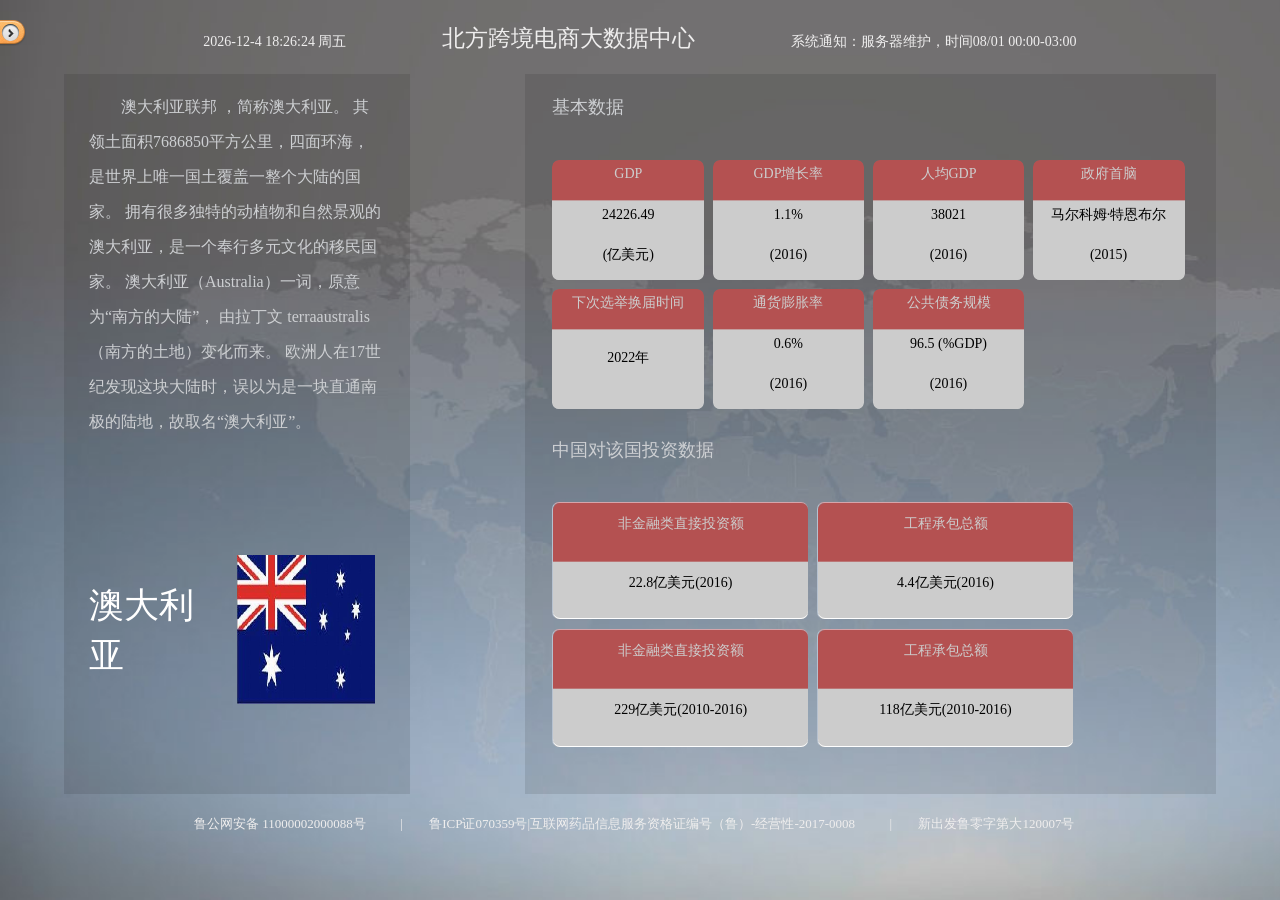
<file: contury_detail/contury_detail_007.html>
<!DOCTYPE html>
<html>
	<head>
		<meta charset="UTF-8">
		<title></title>
		<link rel='stylesheet' type='text/css' href="../css/contury_detail02.css">
		<style type="text/css">
			body{
				position: relative;
				
			}
			.ok{
				 position: absolute;
				 left:-64px;
				 top:20px;
				 transition: all 1s; 
			}
			.ok:hover{
				position: absolute;
				 left:-9px;
				 top:20px;
			}
		</style>
	</head>
	<body>
		<div class='detail_01'>
			<div class='detail_01_cantainer'>
				<!--头部-->
				<div class="top">
					<p class="left">
						<span class="span1"></span>
						<span class="span2"></span>
						<span class="span3"></span>
					</p>
					<p class="mid">北方跨境电商大数据中心</p>
					<p class="right">系统通知：服务器维护，时间08/01 00:00-03:00</p>
				</div>
				<div class='detail_01_left'>
					<div class='detail_left01'>
						&nbsp;&nbsp;&nbsp;&nbsp;&nbsp;&nbsp;&nbsp;&nbsp;澳大利亚联邦
						，简称澳大利亚。
						其领土面积7686850平方公里，四面环海，是世界上唯一国土覆盖一整个大陆的国家。
						拥有很多独特的动植物和自然景观的澳大利亚，是一个奉行多元文化的移民国家。
						澳大利亚（Australia）一词，原意为“南方的大陆”，
						由拉丁文 terraaustralis （南方的土地）变化而来。
						欧洲人在17世纪发现这块大陆时，误以为是一块直通南极的陆地，故取名“澳大利亚”。
					</div>
					<div class='detail_left02'>
						<div class='Russia'>
							澳大利亚
						</div>
						<div class='national_flag'>
							<img src='../img/aodaliya.jpg' style='width:100%;height:69%;'>
						</div>
					</div>
				</div>
				<div class='detail_01_right'>
					<div class='detail_01_right_biaoti'>
						基本数据
					</div>
					<ul class='detail01_right_shuju'>
						<li>
							<span class='detail01_right_span01 span_text01'>GDP</span>
							<span class='detail01_right_span02 span_text02'>24226.49</span>
							<span class='detail01_right_span03 span_text02'>(亿美元)</span>
							<div class='mengban'></div>
						</li>
						<li>
							<span class='detail01_right_span01 span_text01'>GDP增长率</span>
							<span class='detail01_right_span02 span_text02'>1.1%</span>
							<span class='detail01_right_span03 span_text02'>(2016)</span>
							<div class='mengban'></div>
						</li>
						<li>
							<span class='detail01_right_span01 span_text01'>人均GDP</span>
							<span class='detail01_right_span02 span_text02'>38021</span>
							<span class='detail01_right_span03 span_text02'>(2016)</span>
							<div class='mengban'></div>
						</li>
						<li>
							<span class='detail01_right_span01 span_text01'>政府首脑</span>
							<span class='detail01_right_span02 span_text02'>马尔科姆·特恩布尔</span>
							<span class='detail01_right_span03 span_text02'>(2015)</span>
							<div class='mengban'></div>
						</li>
						<li>
							<span class='detail01_right_span01 span_text01'>下次选举换届时间</span>
							<span class='detail01_right_span02 span_text02' style='height:66.6%;line-height:56px; border-radius:0 0 7px 7px;'>2022年</span>
							<div class='mengban'></div>
						</li>
						<li>
							<span class='detail01_right_span01 span_text01'>通货膨胀率</span>
							<span class='detail01_right_span02 span_text02'>0.6%</span>
							<span class='detail01_right_span03 span_text02'>(2016)</span>
							<div class='mengban'></div>
						</li>
						<li>
							<span class='detail01_right_span01 span_text01'>公共债务规模</span>
							<span class='detail01_right_span02 span_text02'>96.5 (%GDP)</span>
							<span class='detail01_right_span03 span_text02'>(2016)</span>
							<div class='mengban'></div>
						</li>
					</ul>
					<div class='detail_01_right_biaoti2'>
						中国对该国投资数据
					</div>
					<ul class='detail01_right_shuju2'>
						<li>
							<span class='detail01_right_span04 span_text03'>非金融类直接投资额</span>
							<span class='detail01_right_span05 span_text04'>22.8亿美元(2016)</span>
							<div class='mengban2'></div>
						</li>
						<li>
							<span class='detail01_right_span04 span_text03'>工程承包总额</span>
							<span class='detail01_right_span05 span_text04'>4.4亿美元(2016)</span>
							<div class='mengban2'></div>
						</li>
						<li>
							<span class='detail01_right_span04 span_text03'>非金融类直接投资额</span>
							<span class='detail01_right_span05 span_text04'>229亿美元(2010-2016)</span>
							<div class='mengban2'></div>
						</li>
						<li>
							<span class='detail01_right_span04 span_text03'>工程承包总额</span>
							<span class='detail01_right_span05 span_text04'>118亿美元(2010-2016)</span>
							<div class='mengban2'></div>
						</li>
					</ul>
				</div>
				<!--尾部-->
				<div class="footer">
					<span>鲁公网安备 11000002000088号</span>|
					<span>鲁ICP证070359号|互联网药品信息服务资格证编号（鲁）-经营性-2017-0008</span>|
					<span>新出发鲁零字第大120007号</span>
				</div>
			</div>
		</div>
		 <div class="ok"><a href="../distribution_heat/distribution_heat.html"><img src="../img/qqq.png"/></a></div>
	</body>
<script src="../js/jquery-2.1.0.js"></script>
	<script src="../js/top.js" type="text/javascript" charset="utf-8"></script>
	<script src="http://api.map.baidu.com/telematics/v3/weather?location=上海&output=json&ak=KdhEeXIswBzw5fOPwTbg4huHXSFQ34pR&callback=getD"></script>

</html>
</file>
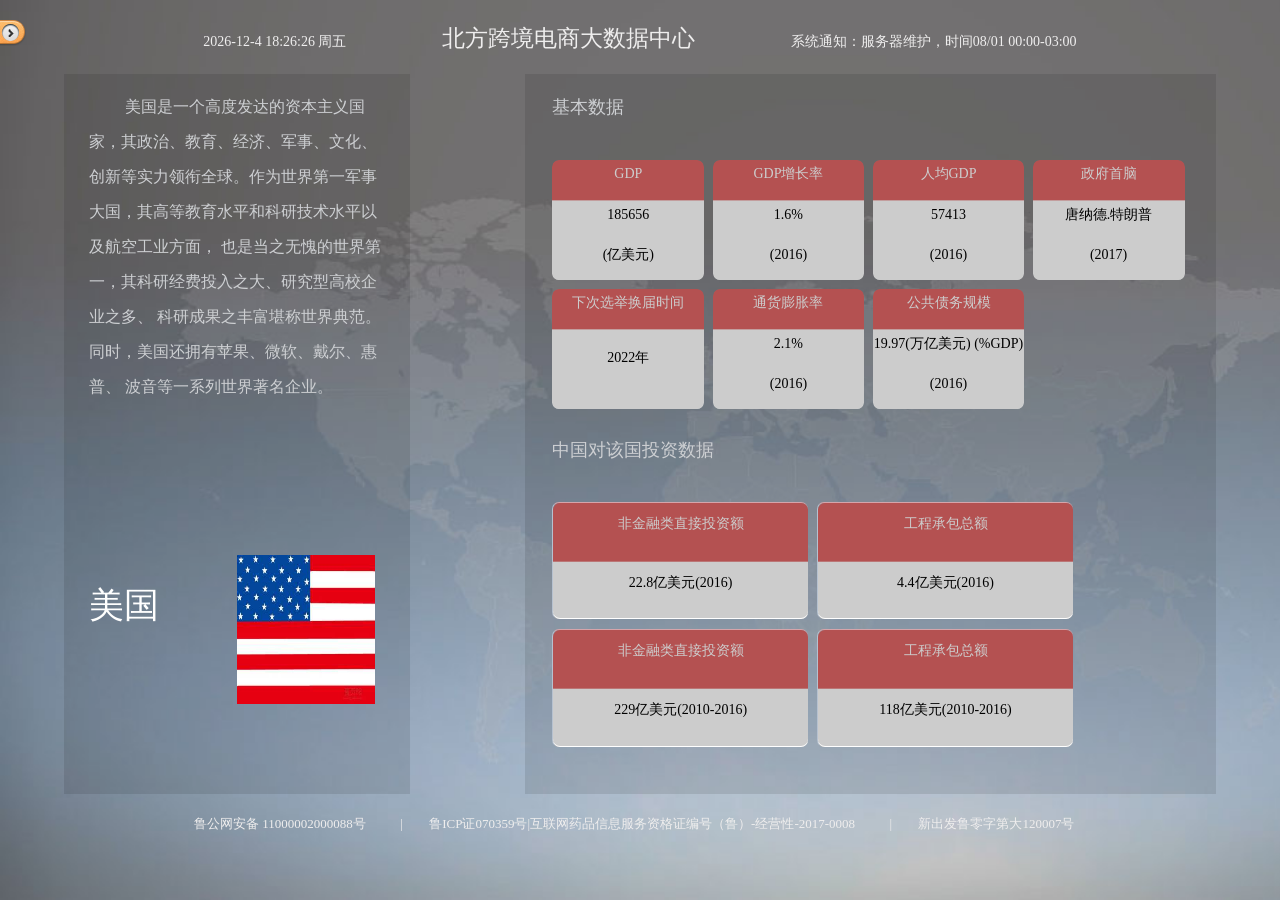
<file: contury_detail/contury_detail_008.html>
<!DOCTYPE html>
<html>
	<head>
		<meta charset="UTF-8">
		<title></title>
		<link rel='stylesheet' type='text/css' href="../css/contury_detail02.css">
		<style type="text/css">
			body{
				position: relative;
				
			}
			.ok{
				 position: absolute;
				 left:-64px;
				 top:20px;
				 transition: all 1s; 
			}
			.ok:hover{
				position: absolute;
				 left:-9px;
				 top:20px;
			}
		</style>
	</head>
	<body>
		<div class='detail_01'>
			<div class='detail_01_cantainer'>
				<!--头部-->
				<div class="top">
					<p class="left">
						<span class="span1"></span>
						<span class="span2"></span>
						<span class="span3"></span>
					</p>
					<p class="mid">北方跨境电商大数据中心</p>
					<p class="right">系统通知：服务器维护，时间08/01 00:00-03:00</p>
				</div>
				<div class='detail_01_left'>
					<div class='detail_left01'>
						&nbsp;&nbsp;&nbsp;&nbsp;&nbsp;&nbsp;&nbsp;&nbsp;
						美国是一个高度发达的资本主义国家，其政治、教育、经济、军事、文化、
						创新等实力领衔全球。作为世界第一军事大国，其高等教育水平和科研技术水平以及航空工业方面，
						也是当之无愧的世界第一，其科研经费投入之大、研究型高校企业之多、
						科研成果之丰富堪称世界典范。同时，美国还拥有苹果、微软、戴尔、惠普、
						波音等一系列世界著名企业。
					</div>
					<div class='detail_left02'>
						<div class='Russia' >
							美国
						</div>
						<div class='national_flag'>
							<img src='../img/meiguo.jpg' style='width:100%;height:69%;'>
						</div>
					</div>
				</div>
				<div class='detail_01_right'>
					<div class='detail_01_right_biaoti'>
						基本数据
					</div>
					<ul class='detail01_right_shuju'>
						<li>
							<span class='detail01_right_span01 span_text01'>GDP</span>
							<span class='detail01_right_span02 span_text02'>185656</span>
							<span class='detail01_right_span03 span_text02'>(亿美元)</span>
							<div class='mengban'></div>
						</li>
						<li>
							<span class='detail01_right_span01 span_text01'>GDP增长率</span>
							<span class='detail01_right_span02 span_text02'>1.6%</span>
							<span class='detail01_right_span03 span_text02'>(2016)</span>
							<div class='mengban'></div>
						</li>
						<li>
							<span class='detail01_right_span01 span_text01'>人均GDP</span>
							<span class='detail01_right_span02 span_text02'>57413</span>
							<span class='detail01_right_span03 span_text02'>(2016)</span>
							<div class='mengban'></div>
						</li>
						<li>
							<span class='detail01_right_span01 span_text01'>政府首脑</span>
							<span class='detail01_right_span02 span_text02'>唐纳德.特朗普</span>
							<span class='detail01_right_span03 span_text02'>(2017)</span>
							<div class='mengban'></div>
						<li>
							<span class='detail01_right_span01 span_text01'>下次选举换届时间</span>
							<span class='detail01_right_span02 span_text02' style='height:66.6%;line-height:56px; border-radius:0 0 7px 7px;'>2022年</span>
							<div class='mengban'></div>
						</li>
						<li>
							<span class='detail01_right_span01 span_text01'>通货膨胀率</span>
							<span class='detail01_right_span02 span_text02'>2.1%</span>
							<span class='detail01_right_span03 span_text02'>(2016)</span>
							<div class='mengban'></div>
						</li>
						<li>
							<span class='detail01_right_span01 span_text01'>公共债务规模</span>
							<span class='detail01_right_span02 span_text02'>19.97(万亿美元) (%GDP)</span>
							<span class='detail01_right_span03 span_text02'>(2016)</span>
							<div class='mengban'></div>
						</li>
					</ul>
					<div class='detail_01_right_biaoti2'>
						中国对该国投资数据
					</div>
					<ul class='detail01_right_shuju2'>
						<li>
							<span class='detail01_right_span04 span_text03'>非金融类直接投资额</span>
							<span class='detail01_right_span05 span_text04'>22.8亿美元(2016)</span>
							<div class='mengban2'></div>
						</li>
						<li>
							<span class='detail01_right_span04 span_text03'>工程承包总额</span>
							<span class='detail01_right_span05 span_text04'>4.4亿美元(2016)</span>
							<div class='mengban2'></div>
						</li>
						<li>
							<span class='detail01_right_span04 span_text03'>非金融类直接投资额</span>
							<span class='detail01_right_span05 span_text04'>229亿美元(2010-2016)</span>
							<div class='mengban2'></div>
						</li>
						<li>
							<span class='detail01_right_span04 span_text03'>工程承包总额</span>
							<span class='detail01_right_span05 span_text04'>118亿美元(2010-2016)</span>
							<div class='mengban2'></div>
						</li>
					</ul>
				</div>
				<!--尾部-->
				<div class="footer">
					<span>鲁公网安备 11000002000088号</span>|
					<span>鲁ICP证070359号|互联网药品信息服务资格证编号（鲁）-经营性-2017-0008</span>|
					<span>新出发鲁零字第大120007号</span>
				</div>
			</div>
		</div>
		 <div class="ok"><a href="../distribution_heat/distribution_heat.html"><img src="../img/qqq.png"/></a></div>
	</body>
<script src="../js/jquery-2.1.0.js"></script>
	<script src="../js/top.js" type="text/javascript" charset="utf-8"></script>
	<script src="http://api.map.baidu.com/telematics/v3/weather?location=上海&output=json&ak=KdhEeXIswBzw5fOPwTbg4huHXSFQ34pR&callback=getD"></script>
</html>
</file>
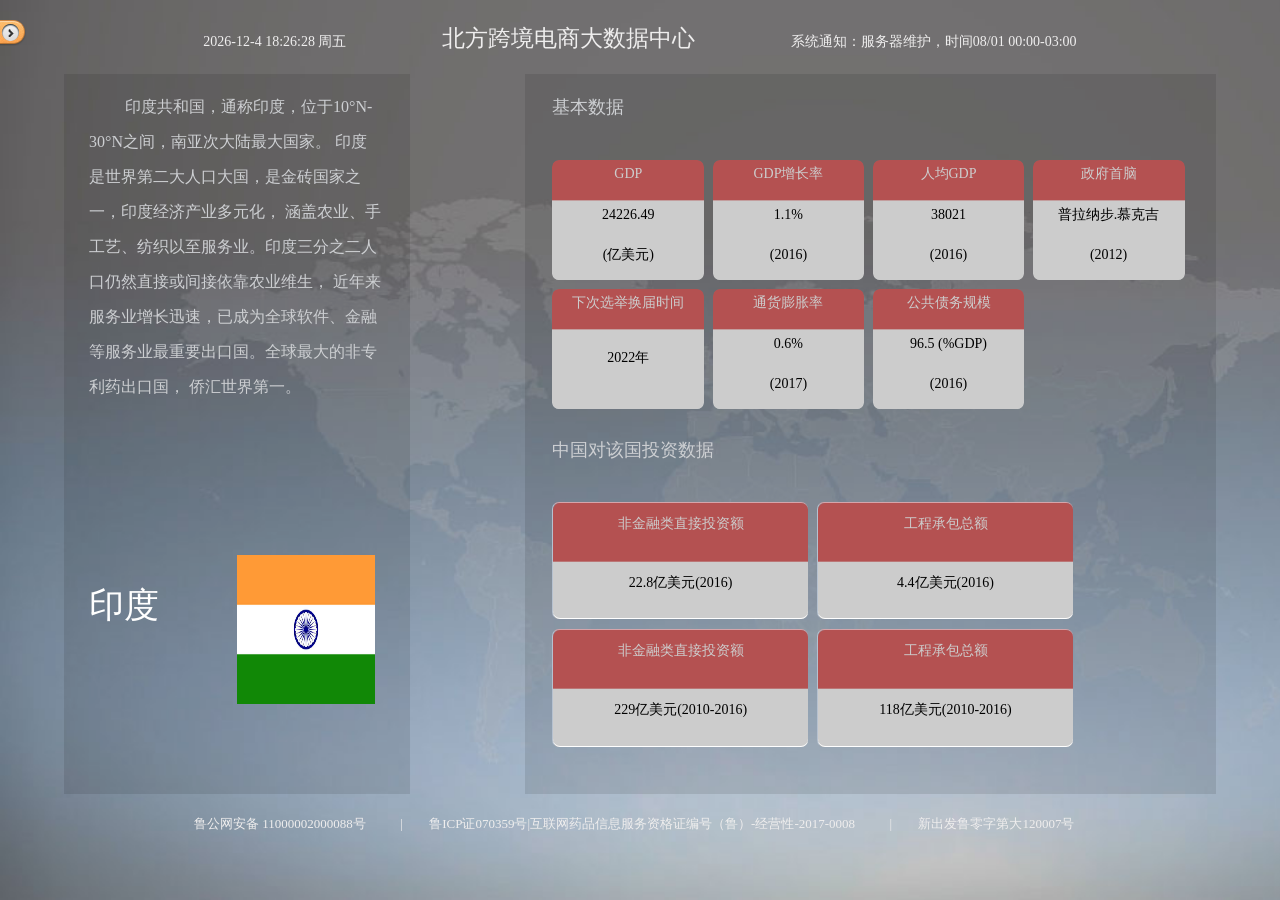
<file: contury_detail/contury_detail_009.html>
<!DOCTYPE html>
<html>
	<head>
		<meta charset="UTF-8">
		<title></title>
		<link rel='stylesheet' type='text/css' href="../css/contury_detail02.css">
		<style type="text/css">
			body{
				position: relative;
				
			}
			.ok{
				 position: absolute;
				 left:-64px;
				 top:20px;
				 transition: all 1s; 
			}
			.ok:hover{
				position: absolute;
				 left:-9px;
				 top:20px;
			}
		</style>
	</head>
	<body>
		<div class='detail_01'>
			<div class='detail_01_cantainer'>
				<!--头部-->
				<div class="top">
					<p class="left">
						<span class="span1"></span>
						<span class="span2"></span>
						<span class="span3"></span>
					</p>
					<p class="mid">北方跨境电商大数据中心</p>
					<p class="right">系统通知：服务器维护，时间08/01 00:00-03:00</p>
				</div>
				<div class='detail_01_left'>
					<div class='detail_left01'>
						&nbsp;&nbsp;&nbsp;&nbsp;&nbsp;&nbsp;&nbsp;&nbsp;
						印度共和国，通称印度，位于10°N-30°N之间，南亚次大陆最大国家。
						印度是世界第二大人口大国，是金砖国家之一，印度经济产业多元化，
						涵盖农业、手工艺、纺织以至服务业。印度三分之二人口仍然直接或间接依靠农业维生，
						近年来服务业增长迅速，已成为全球软件、金融等服务业最重要出口国。全球最大的非专利药出口国，
						侨汇世界第一。

					</div>
					<div class='detail_left02'>
						<div class='Russia'>
							印度
						</div>
						<div class='national_flag'>
							<img src='../img/yindu.jpg' style='width:100%;height:69%;'>
						</div>
					</div>
				</div>
				<div class='detail_01_right'>
					<div class='detail_01_right_biaoti'>
						基本数据
					</div>
					<ul class='detail01_right_shuju'>
						<li>
							<span class='detail01_right_span01 span_text01'>GDP</span>
							<span class='detail01_right_span02 span_text02'>24226.49</span>
							<span class='detail01_right_span03 span_text02'>(亿美元)</span>
							<div class='mengban'></div>
						</li>
						<li>
							<span class='detail01_right_span01 span_text01'>GDP增长率</span>
							<span class='detail01_right_span02 span_text02'>1.1%</span>
							<span class='detail01_right_span03 span_text02'>(2016)</span>
							<div class='mengban'></div>
						</li>
						<li>
							<span class='detail01_right_span01 span_text01'>人均GDP</span>
							<span class='detail01_right_span02 span_text02'>38021</span>
							<span class='detail01_right_span03 span_text02'>(2016)</span>
							<div class='mengban'></div>
						</li>
						<li>
							<span class='detail01_right_span01 span_text01'>政府首脑</span>
							<span class='detail01_right_span02 span_text02'>普拉纳步.慕克吉</span>
							<span class='detail01_right_span03 span_text02'>(2012)</span>
							<div class='mengban'></div>
						</li>
						<li>
							<span class='detail01_right_span01 span_text01'>下次选举换届时间</span>
							<span class='detail01_right_span02 span_text02' style='height:66.6%;line-height:56px; border-radius:0 0 7px 7px;'>2022年</span>
							<div class='mengban'></div>
						</li>
						<li>
							<span class='detail01_right_span01 span_text01'>通货膨胀率</span>
							<span class='detail01_right_span02 span_text02'>0.6%</span>
							<span class='detail01_right_span03 span_text02'>(2017)</span>
							<div class='mengban'></div>
						</li>
						<li>
							<span class='detail01_right_span01 span_text01'>公共债务规模</span>
							<span class='detail01_right_span02 span_text02'>96.5 (%GDP)</span>
							<span class='detail01_right_span03 span_text02'>(2016)</span>
							<div class='mengban'></div>
						</li>
					</ul>
					<div class='detail_01_right_biaoti2'>
						中国对该国投资数据
					</div>
					<ul class='detail01_right_shuju2'>
						<li>
							<span class='detail01_right_span04 span_text03'>非金融类直接投资额</span>
							<span class='detail01_right_span05 span_text04'>22.8亿美元(2016)</span>
							<div class='mengban2'></div>
						</li>
						<li>
							<span class='detail01_right_span04 span_text03'>工程承包总额</span>
							<span class='detail01_right_span05 span_text04'>4.4亿美元(2016)</span>
							<div class='mengban2'></div>
						</li>
						<li>
							<span class='detail01_right_span04 span_text03'>非金融类直接投资额</span>
							<span class='detail01_right_span05 span_text04'>229亿美元(2010-2016)</span>
							<div class='mengban2'></div>
						</li>
						<li>
							<span class='detail01_right_span04 span_text03'>工程承包总额</span>
							<span class='detail01_right_span05 span_text04'>118亿美元(2010-2016)</span>
							<div class='mengban2'></div>
						</li>
					</ul>
				</div>
				<!--尾部-->
				<div class="footer">
					<span>鲁公网安备 11000002000088号</span>|
					<span>鲁ICP证070359号|互联网药品信息服务资格证编号（鲁）-经营性-2017-0008</span>|
					<span>新出发鲁零字第大120007号</span>
				</div>
			</div>
		</div>
		<div class="ok"><a href="../distribution_heat/distribution_heat.html"><img src="../img/qqq.png"/></a></div>
	</body>
<script src="../js/jquery-2.1.0.js"></script>
	<script src="../js/top.js" type="text/javascript" charset="utf-8"></script>
	<script src="http://api.map.baidu.com/telematics/v3/weather?location=上海&output=json&ak=KdhEeXIswBzw5fOPwTbg4huHXSFQ34pR&callback=getD"></script>

</html>
</file>
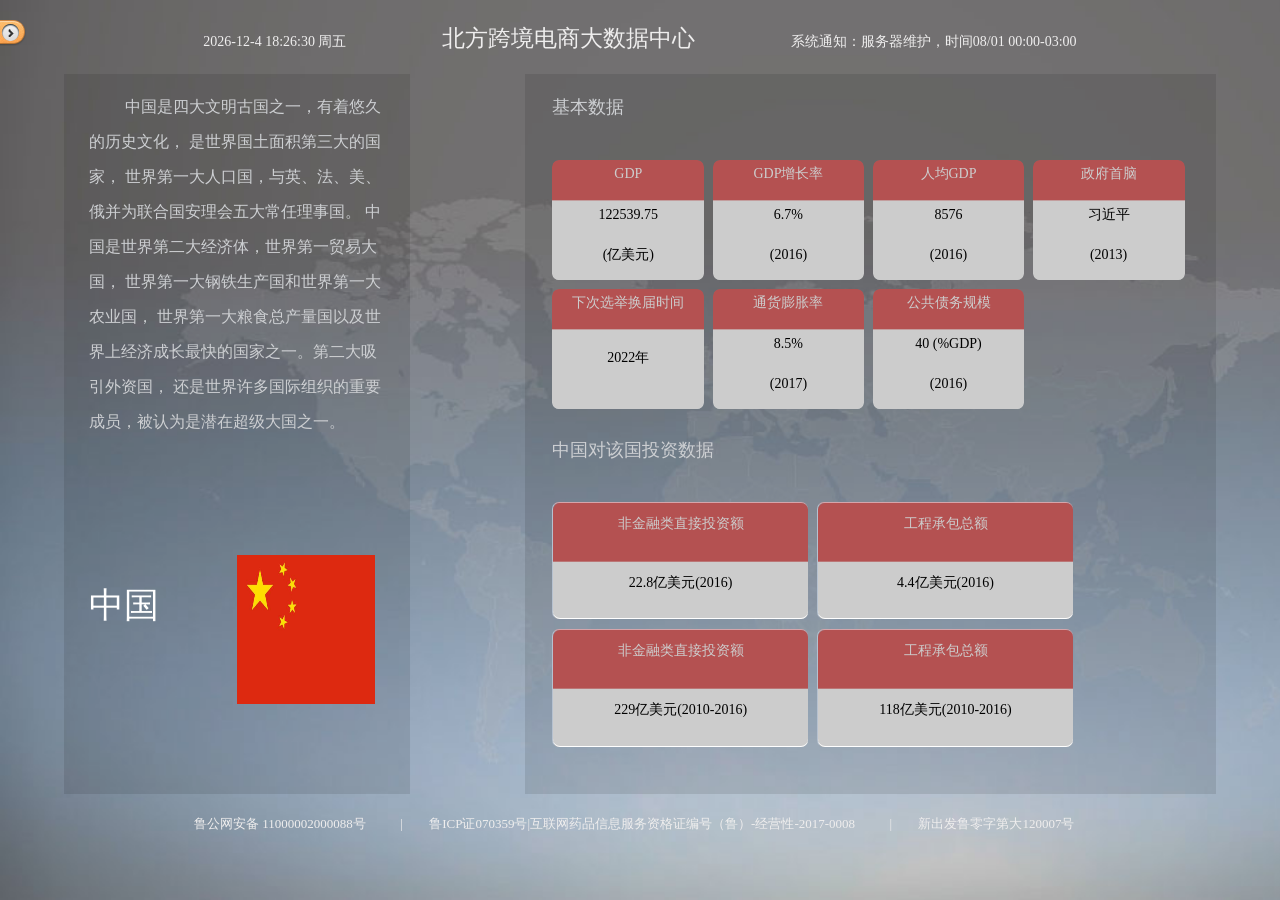
<file: contury_detail/contury_detail_010.html>
<!DOCTYPE html>
<html>
	<head>
		<meta charset="UTF-8">
		<title></title>
		<link rel='stylesheet' type='text/css' href="../css/contury_detail02.css">
		<style type="text/css">
			body{
				position: relative;
				
			}
			.ok{
				 position: absolute;
				 left:-64px;
				 top:20px;
				 transition: all 1s; 
			}
			.ok:hover{
				position: absolute;
				 left:-9px;
				 top:20px;
			}
		</style>
	</head>
	<body>
		<div class='detail_01'>
			<div class='detail_01_cantainer'>
				<!--头部-->
				<div class="top">
					<p class="left">
						<span class="span1"></span>
						<span class="span2"></span>
						<span class="span3"></span>
					</p>
					<p class="mid">北方跨境电商大数据中心</p>
					<p class="right">系统通知：服务器维护，时间08/01 00:00-03:00</p>
				</div>
				<div class='detail_01_left'>
					<div class='detail_left01'>
						&nbsp;&nbsp;&nbsp;&nbsp;&nbsp;&nbsp;&nbsp;&nbsp;
						中国是四大文明古国之一，有着悠久的历史文化，
						是世界国土面积第三大的国家，
						世界第一大人口国，与英、法、美、俄并为联合国安理会五大常任理事国。
						中国是世界第二大经济体，世界第一贸易大国，
						世界第一大钢铁生产国和世界第一大农业国，
						世界第一大粮食总产量国以及世界上经济成长最快的国家之一。第二大吸引外资国，
						还是世界许多国际组织的重要成员，被认为是潜在超级大国之一。
					</div>
					<div class='detail_left02'>
						<div class='Russia'>
							中国
						</div>
						<div class='national_flag'>
							<img src='../img/zhongguo.jpg' style='width:100%;height:69%;'>
						</div>
					</div>
				</div>
				<div class='detail_01_right'>
					<div class='detail_01_right_biaoti'>
						基本数据
					</div>
					<ul class='detail01_right_shuju'>
						<li>
							<span class='detail01_right_span01 span_text01'>GDP</span>
							<span class='detail01_right_span02 span_text02'>122539.75</span>
							<span class='detail01_right_span03 span_text02'>(亿美元)</span>
							<div class='mengban'></div>
						</li>
						<li>
							<span class='detail01_right_span01 span_text01'>GDP增长率</span>
							<span class='detail01_right_span02 span_text02'>6.7%</span>
							<span class='detail01_right_span03 span_text02'>(2016)</span>
							<div class='mengban'></div>
						</li>
						<li>
							<span class='detail01_right_span01 span_text01'>人均GDP</span>
							<span class='detail01_right_span02 span_text02'>8576</span>
							<span class='detail01_right_span03 span_text02'>(2016)</span>
							<div class='mengban'></div>
						</li>
						<li>
							<span class='detail01_right_span01 span_text01'>政府首脑</span>
							<span class='detail01_right_span02 span_text02'>习近平</span>
							<span class='detail01_right_span03 span_text02'>(2013)</span>
							<div class='mengban'></div>
						</li>
						<li>
							<span class='detail01_right_span01 span_text01'>下次选举换届时间</span>
							<span class='detail01_right_span02 span_text02' style='height:66.6%;line-height:56px; border-radius:0 0 7px 7px;'>2022年</span>
							<div class='mengban'></div>
						</li>
						<li>
							<span class='detail01_right_span01 span_text01'>通货膨胀率</span>
							<span class='detail01_right_span02 span_text02'>8.5%</span>
							<span class='detail01_right_span03 span_text02'>(2017)</span>
							<div class='mengban'></div>
						</li>
						<li>
							<span class='detail01_right_span01 span_text01'>公共债务规模</span>
							<span class='detail01_right_span02 span_text02'>40 (%GDP)</span>
							<span class='detail01_right_span03 span_text02'>(2016)</span>
							<div class='mengban'></div>
						</li>
					</ul>
					<div class='detail_01_right_biaoti2'>
						中国对该国投资数据
					</div>
					<ul class='detail01_right_shuju2'>
						<li>
							<span class='detail01_right_span04 span_text03'>非金融类直接投资额</span>
							<span class='detail01_right_span05 span_text04'>22.8亿美元(2016)</span>
							<div class='mengban2'></div>
						</li>
						<li>
							<span class='detail01_right_span04 span_text03'>工程承包总额</span>
							<span class='detail01_right_span05 span_text04'>4.4亿美元(2016)</span>
							<div class='mengban2'></div>
						</li>
						<li>
							<span class='detail01_right_span04 span_text03'>非金融类直接投资额</span>
							<span class='detail01_right_span05 span_text04'>229亿美元(2010-2016)</span>
							<div class='mengban2'></div>
						</li>
						<li>
							<span class='detail01_right_span04 span_text03'>工程承包总额</span>
							<span class='detail01_right_span05 span_text04'>118亿美元(2010-2016)</span>
							<div class='mengban2'></div>
						</li>
					</ul>
				</div>
				<!--尾部-->
				<div class="footer">
					<span>鲁公网安备 11000002000088号</span>|
					<span>鲁ICP证070359号|互联网药品信息服务资格证编号（鲁）-经营性-2017-0008</span>|
					<span>新出发鲁零字第大120007号</span>
				</div>
			</div>
		</div>
		<div class="ok"><a href="../distribution_heat/distribution_heat.html"><img src="../img/qqq.png"/></a></div>
	</body>
<script src="../js/jquery-2.1.0.js"></script>
	<script src="../js/top.js" type="text/javascript" charset="utf-8"></script>
	<script src="http://api.map.baidu.com/telematics/v3/weather?location=上海&output=json&ak=KdhEeXIswBzw5fOPwTbg4huHXSFQ34pR&callback=getD"></script>

</html>
</file>
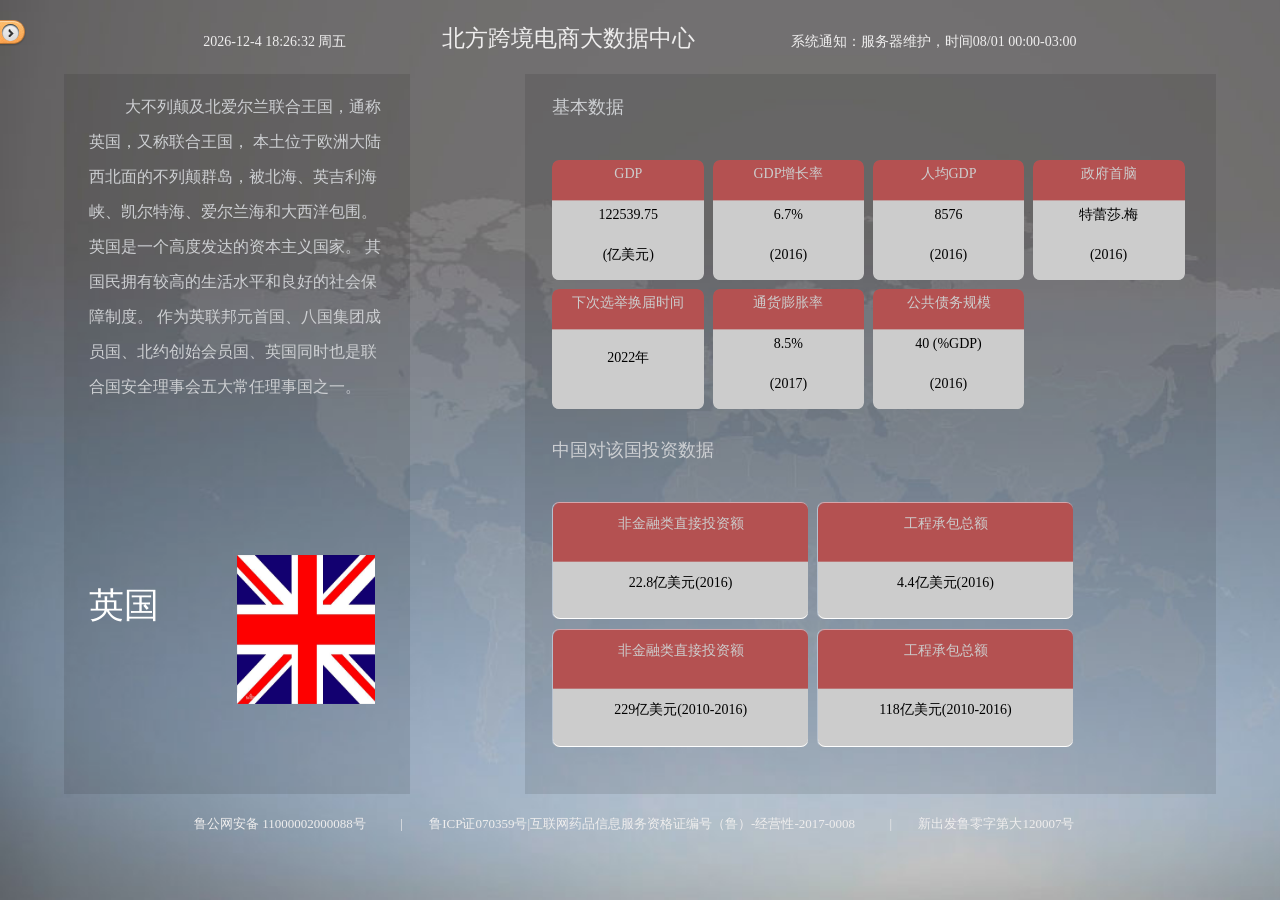
<file: contury_detail/contury_detail_011.html>
<!DOCTYPE html>
<html>
	<head>
		<meta charset="UTF-8">
		<title></title>
		<link rel='stylesheet' type='text/css' href="../css/contury_detail02.css">
		<style type="text/css">
			body{
				position: relative;
				
			}
			.ok{
				 position: absolute;
				 left:-64px;
				 top:20px;
				 transition: all 1s; 
			}
			.ok:hover{
				position: absolute;
				 left:-9px;
				 top:20px;
			}
		</style>
	</head>
	<body>
		<div class='detail_01'>
			<div class='detail_01_cantainer'>
				<!--头部-->
				<div class="top">
					<p class="left">
						<span class="span1"></span>
						<span class="span2"></span>
						<span class="span3"></span>
					</p>
					<p class="mid">北方跨境电商大数据中心</p>
					<p class="right">系统通知：服务器维护，时间08/01 00:00-03:00</p>
				</div>
				<div class='detail_01_left'>
					<div class='detail_left01'>
						&nbsp;&nbsp;&nbsp;&nbsp;&nbsp;&nbsp;&nbsp;&nbsp;
						大不列颠及北爱尔兰联合王国，通称英国，又称联合王国，
						本土位于欧洲大陆西北面的不列颠群岛，被北海、英吉利海峡、凯尔特海、爱尔兰海和大西洋包围。
						英国是一个高度发达的资本主义国家。
						其国民拥有较高的生活水平和良好的社会保障制度。
						作为英联邦元首国、八国集团成员国、北约创始会员国、英国同时也是联合国安全理事会五大常任理事国之一。

					</div>
					<div class='detail_left02'>
						<div class='Russia'>
							英国
						</div>
						<div class='national_flag'>
							<img src='../img/yingguo.jpg' style='width:100%;height:69%;'>
						</div>
					</div>
				</div>
				<div class='detail_01_right'>
					<div class='detail_01_right_biaoti'>
						基本数据
					</div>
					<ul class='detail01_right_shuju'>
						<li>
							<span class='detail01_right_span01 span_text01'>GDP</span>
							<span class='detail01_right_span02 span_text02'>122539.75</span>
							<span class='detail01_right_span03 span_text02'>(亿美元)</span>
							<div class='mengban'></div>
						</li>
						<li>
							<span class='detail01_right_span01 span_text01'>GDP增长率</span>
							<span class='detail01_right_span02 span_text02'>6.7%</span>
							<span class='detail01_right_span03 span_text02'>(2016)</span>
							<div class='mengban'></div>
						</li>
						<li>
							<span class='detail01_right_span01 span_text01'>人均GDP</span>
							<span class='detail01_right_span02 span_text02'>8576</span>
							<span class='detail01_right_span03 span_text02'>(2016)</span>
							<div class='mengban'></div>
						</li>
						<li>
							<span class='detail01_right_span01 span_text01'>政府首脑</span>
							<span class='detail01_right_span02 span_text02'>特蕾莎.梅</span>
							<span class='detail01_right_span03 span_text02'>(2016)</span>
							<div class='mengban'></div>
						</li>
						<li>
							<span class='detail01_right_span01 span_text01'>下次选举换届时间</span>
							<span class='detail01_right_span02 span_text02' style='height:66.6%;line-height:56px; border-radius:0 0 7px 7px;'>2022年</span>
							<div class='mengban'></div>
						</li>
						<li>
							<span class='detail01_right_span01 span_text01'>通货膨胀率</span>
							<span class='detail01_right_span02 span_text02'>8.5%</span>
							<span class='detail01_right_span03 span_text02'>(2017)</span>
							<div class='mengban'></div>
						</li>
						<li>
							<span class='detail01_right_span01 span_text01'>公共债务规模</span>
							<span class='detail01_right_span02 span_text02'>40 (%GDP)</span>
							<span class='detail01_right_span03 span_text02'>(2016)</span>
							<div class='mengban'></div>
						</li>
					</ul>
					<div class='detail_01_right_biaoti2'>
						中国对该国投资数据
					</div>
					<ul class='detail01_right_shuju2'>
						<li>
							<span class='detail01_right_span04 span_text03'>非金融类直接投资额</span>
							<span class='detail01_right_span05 span_text04'>22.8亿美元(2016)</span>
							<div class='mengban2'></div>
						</li>
						<li>
							<span class='detail01_right_span04 span_text03'>工程承包总额</span>
							<span class='detail01_right_span05 span_text04'>4.4亿美元(2016)</span>
							<div class='mengban2'></div>
						</li>
						<li>
							<span class='detail01_right_span04 span_text03'>非金融类直接投资额</span>
							<span class='detail01_right_span05 span_text04'>229亿美元(2010-2016)</span>
							<div class='mengban2'></div>
						</li>
						<li>
							<span class='detail01_right_span04 span_text03'>工程承包总额</span>
							<span class='detail01_right_span05 span_text04'>118亿美元(2010-2016)</span>
							<div class='mengban2'></div>
						</li>
					</ul>
				</div>
				<!--尾部-->
				<div class="footer">
					<span>鲁公网安备 11000002000088号</span>|
					<span>鲁ICP证070359号|互联网药品信息服务资格证编号（鲁）-经营性-2017-0008</span>|
					<span>新出发鲁零字第大120007号</span>
				</div>
			</div>
		</div>
		 <div class="ok"><a href="../distribution_heat/distribution_heat.html"><img src="../img/qqq.png"/></a></div>
	</body>
	 <script src="../js/jquery-2.1.0.js"></script>
	<script src="../js/top.js" type="text/javascript" charset="utf-8"></script>
	<script src="http://api.map.baidu.com/telematics/v3/weather?location=上海&output=json&ak=KdhEeXIswBzw5fOPwTbg4huHXSFQ34pR&callback=getD"></script>

</html>
</file>
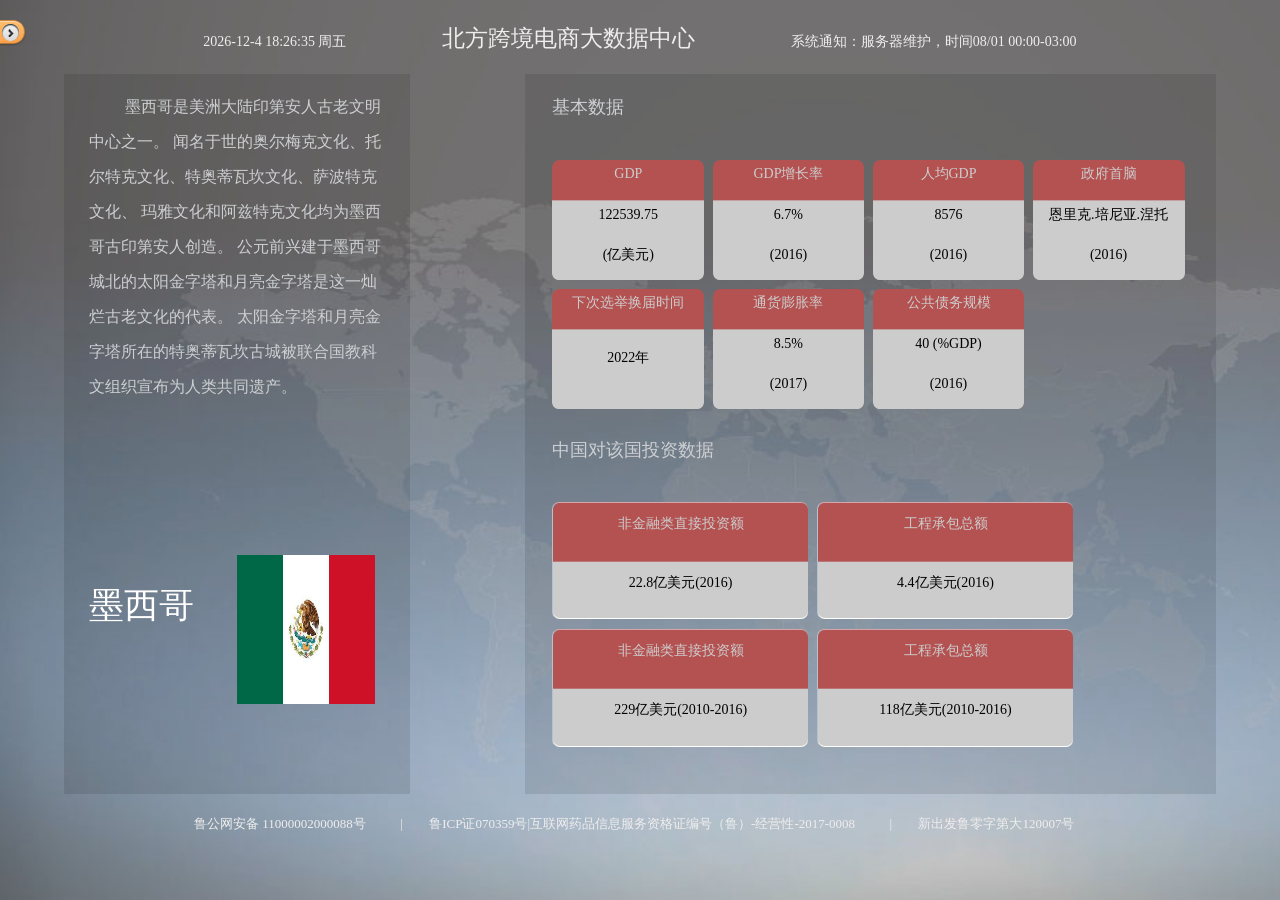
<file: contury_detail/contury_detail_012.html>
<!DOCTYPE html>
<html>
	<head>
		<meta charset="UTF-8">
		<title></title>
		<link rel='stylesheet' type='text/css' href="../css/contury_detail02.css">
		<style type="text/css">
			body{
				position: relative;
				
			}
			.ok{
				 position: absolute;
				 left:-64px;
				 top:20px;
				 transition: all 1s; 
			}
			.ok:hover{
				position: absolute;
				 left:-9px;
				 top:20px;
			}
		</style>
	</head>
	<body>
		<div class='detail_01'>
			<div class='detail_01_cantainer'>
				<!--头部-->
				<div class="top">
					<p class="left">
						<span class="span1"></span>
						<span class="span2"></span>
						<span class="span3"></span>
					</p>
					<p class="mid">北方跨境电商大数据中心</p>
					<p class="right">系统通知：服务器维护，时间08/01 00:00-03:00</p>
				</div>
				<div class='detail_01_left'>
					<div class='detail_left01'>
						&nbsp;&nbsp;&nbsp;&nbsp;&nbsp;&nbsp;&nbsp;&nbsp;
						墨西哥是美洲大陆印第安人古老文明中心之一。
						闻名于世的奥尔梅克文化、托尔特克文化、特奥蒂瓦坎文化、萨波特克文化、
						玛雅文化和阿兹特克文化均为墨西哥古印第安人创造。
						公元前兴建于墨西哥城北的太阳金字塔和月亮金字塔是这一灿烂古老文化的代表。
						太阳金字塔和月亮金字塔所在的特奥蒂瓦坎古城被联合国教科文组织宣布为人类共同遗产。

					</div>
					<div class='detail_left02'>
						<div class='Russia'>
							墨西哥
						</div>
						<div class='national_flag'>
							<img src='../img/moxige.jpg' style='width:100%;height:69%;'>
						</div>
					</div>
				</div>
				<div class='detail_01_right'>
					<div class='detail_01_right_biaoti'>
						基本数据
					</div>
					<ul class='detail01_right_shuju'>
						<li>
							<span class='detail01_right_span01 span_text01'>GDP</span>
							<span class='detail01_right_span02 span_text02'>122539.75</span>
							<span class='detail01_right_span03 span_text02'>(亿美元)</span>
							<div class='mengban'></div>
						</li>
						<li>
							<span class='detail01_right_span01 span_text01'>GDP增长率</span>
							<span class='detail01_right_span02 span_text02'>6.7%</span>
							<span class='detail01_right_span03 span_text02'>(2016)</span>
							<div class='mengban'></div>
						</li>
						<li>
							<span class='detail01_right_span01 span_text01'>人均GDP</span>
							<span class='detail01_right_span02 span_text02'>8576</span>
							<span class='detail01_right_span03 span_text02'>(2016)</span>
							<div class='mengban'></div>
						</li>
						<li>
							<span class='detail01_right_span01 span_text01'>政府首脑</span>
							<span class='detail01_right_span02 span_text02'>恩里克.培尼亚.涅托</span>
							<span class='detail01_right_span03 span_text02'>(2016)</span>
							<div class='mengban'></div>
						</li>
						<li>
							<span class='detail01_right_span01 span_text01'>下次选举换届时间</span>
							<span class='detail01_right_span02 span_text02' style='height:66.6%;line-height:56px; border-radius:0 0 7px 7px;'>2022年</span>
							<div class='mengban'></div>
						</li>
						<li>
							<span class='detail01_right_span01 span_text01'>通货膨胀率</span>
							<span class='detail01_right_span02 span_text02'>8.5%</span>
							<span class='detail01_right_span03 span_text02'>(2017)</span>
							<div class='mengban'></div>
						</li>
						<li>
							<span class='detail01_right_span01 span_text01'>公共债务规模</span>
							<span class='detail01_right_span02 span_text02'>40 (%GDP)</span>
							<span class='detail01_right_span03 span_text02'>(2016)</span>
							<div class='mengban'></div>
						</li>
					</ul>
					<div class='detail_01_right_biaoti2'>
						中国对该国投资数据
					</div>
					<ul class='detail01_right_shuju2'>
						<li>
							<span class='detail01_right_span04 span_text03'>非金融类直接投资额</span>
							<span class='detail01_right_span05 span_text04'>22.8亿美元(2016)</span>
							<div class='mengban2'></div>
						</li>
						<li>
							<span class='detail01_right_span04 span_text03'>工程承包总额</span>
							<span class='detail01_right_span05 span_text04'>4.4亿美元(2016)</span>
							<div class='mengban2'></div>
						</li>
						<li>
							<span class='detail01_right_span04 span_text03'>非金融类直接投资额</span>
							<span class='detail01_right_span05 span_text04'>229亿美元(2010-2016)</span>
							<div class='mengban2'></div>
						</li>
						<li>
							<span class='detail01_right_span04 span_text03'>工程承包总额</span>
							<span class='detail01_right_span05 span_text04'>118亿美元(2010-2016)</span>
							<div class='mengban2'></div>
						</li>
					</ul>
				</div>
				<!--尾部-->
				<div class="footer">
					<span>鲁公网安备 11000002000088号</span>|
					<span>鲁ICP证070359号|互联网药品信息服务资格证编号（鲁）-经营性-2017-0008</span>|
					<span>新出发鲁零字第大120007号</span>
				</div>
			</div>
		</div>
		 <div class="ok"><a href="../distribution_heat/distribution_heat.html"><img src="../img/qqq.png"/></a></div>
	</body>
 <script src="../js/jquery-2.1.0.js"></script>
	<script src="../js/top.js" type="text/javascript" charset="utf-8"></script>
	<script src="http://api.map.baidu.com/telematics/v3/weather?location=上海&output=json&ak=KdhEeXIswBzw5fOPwTbg4huHXSFQ34pR&callback=getD"></script>
</html>
</file>
<file: css/base.css>
body,h1,h2,h3,h4,h5,h6,hr,p,blockquote,dl,dt,dd,ul,ol,li,pre,form,fieldset,legend,button,input,textarea,th,td { margin: 0; padding: 0; border: 0;}
html { color: #000; }
html,body { height: 100%; }
/*body,button,input,select,textarea { font-size: 12px; font-family: 'Microsoft Yahei','微软雅黑', \5FAE\8F6F\96C5\9ED1,'宋体',\5b8b\4f53,arial,'Hiragino Sans GB',Tahoma,Arial,Helvetica; }*/
ul,ol,li,dl,dd,dt{list-style: none;}
/*em { font-style: normal; }*/
a { text-decoration: none; }
/*a:hover { text-decoration: underline; }*/
legend { color: #000; }
fieldset,img { border: 0; }
label,button { cursor: pointer; }

/*解决IE图片缩放失真*/
img { -ms-interpolation-mode: bicubic; }
/*清除浮动*/
.clearfix:after { content: ''; display: block; height: 0; clear: both; }
.clearfix { zoom: 1; }
.clear { clear: both; }
/*连续英文、数字换行*/
.wordwrap { word-break: break-all; word-wrap: break-word; }
/*单行文字超出显示省略号*/
.omg{overflow: hidden; text-overflow: ellipsis; white-space:nowrap;}
</file>
<file: css/index.css>
@media only screen and (min-width: 1600px) {
	html,
body {
	width: 100%;
	height: 100%;
	background: url(../img/bg-index.jpg) no-repeat;
	background-size: cover;
	overflow: hidden;
	font-family: "宋体";
	font-size: 100px;
	color: white;
}

* {
	box-sizing: border-box;
}

.container {
	width: 98%;
	height: 100%;
	margin: 0 auto;
	font-size: 0.14rem;
}

header {
	height: 8%;
	width: 100%;
	padding: 2% 10%;
	margin-bottom: 1%;
	display: flex;
}

header>div {
display: inline-block;
	line-height: 50%;
	flex:1;
	font-size: 14px;
	text-align: center;
}
header>div.pmid{
	font-size: 23px;
}
header>div:nth-child(2) {
	width: 35%;
	font-size: 0.2rem;
	/*padding-left: 3%;
	padding-right: 3%;*/
}

.section1 {
	height: 50%;
	width: 100%;
}

.map {
	width: 58%;
	height: 100%;
	border-radius: 4px;
	background: #4C5864;
	float: left;
	color: white;
	position: relative;
}

.map div:nth-child(2) {
	width: 20%;
	height: 20%;
	position: absolute;
	left: 5%;
	bottom: 14%;
	z-index: 1000;
}

.map_detail {
	width: 100%;
	height: 100%;
}

.chart_right {
	width: 39.6%;
	height: 100%;
	float: left;
	margin-left: 2.3%;
}

.chart_right>div {
	width: 100%;
	height: 48%;
	background: #4C5864;
	border-radius: 4px;
	display: block;
	position: relative;
}

.chart_top {
	margin-bottom: 2%;
}

.top_bar {
	width: 100%;
	height: 100%;
}

.chart_bottom {
	position: relative;
}

.chart_title {
	position: absolute;
	top: 0;
	left: 12%;
	width: 85%;
	height: 12%;
	padding-top: 1%;
	border-bottom: 1px solid white;
	font-size: 0.12rem;
	z-index: 1000;
	padding-left: 65%;
}

.chart_title>p {
	float: left;
	margin-right: 35%;
}

.chart_title>a {
	float: left;
	width: 30px;
	height: 20px;
	line-height: 20px;
	color: #000000;
	margin-top: 4px;
	margin-right: 2px;
	border-radius: 2px;
	text-align: center;
}

.chart_title>a:hover {
	cursor: pointer;
}

.chart_title>a:nth-child(1) {
	background: #ED6F0E;
}

.chart_title>a:nth-child(2) {
	background: #84BCC4;
}

.chart_title>a:nth-child(3) {
	background: white;
}


.bottom_line {
	width: 95%;
	height: 100%;
	visibility: visible;
	position: absolute;
	top: 0;
	left: 0;
}

.bottom_line1 {
	width: 95%;
	height: 100%;
	visibility: hidden;
	position: absolute;
	top: 0;
	left: 0;
}

.bottom_line2 {
	width: 95%;
	height: 100%;
	visibility: hidden;
	position: absolute;
	top: 0;
	left: 0;
}


/***********************se2*********************************/

.section2 {
	height: 32%;
	width: 100%;
	margin-top: 12px;
}

.section2>div {
	float: left;
}

.left_pie {
	width: 26.6%;
	height: 100%;
	background: #4C5864;
	border-radius: 4px;
	position: relative;
}

.lpie {
	width: 100%;
	height: 100%;
}

.center_chart {
	width: 30%;
	height: 100%;
	margin-left: 2%;
	margin-right: 2%;
}

.center_chart>div {
	width: 46%;
	height: 100%;
	float: left;
	background: #4C5864;
	border-radius: 4px;
	position: relative;
}

.center_chart_left {
	margin-right: 6%;
}

.center_chart>div>p {
	text-align: center;
	padding: 3px;

}

.center_chart>div span {
	height: 0;
	width: 0;
	border: 5px solid transparent;
	border-bottom-color: red;
	float: right;
	margin-right: 6px;
	animation:move1 1s linear infinite;
}
@keyframes move1{
	from{margin-bottom: 4px;}
	to{margin-bottom: 0px;}
}
.center_chart>div i {
	height: 0;
	width: 0;
	border: 5px solid transparent;
	border-top-color: rgb(4,186,5);
	float: right;
	margin-right: 6px;
	animation:move2 1s linear infinite;
}
@keyframes move2{
	from{margin-top: 4px;}
	to{margin-top: 0px;}
}

.tbletitle{
	width: 90%;
	height: 12%;
	border-left: 7px solid #AAABAB;
	margin-bottom: 1%;
	margin: 0 auto;
}
.tbletitle>p{
	float: left;
	text-align: center;
	font-size: 0.14rem;
	height: 100%;
	padding: 7% 0;
	
}
.tbletitle>p:nth-child(1) {
	background: #71A5BD;
	width: 33%;
	text-align: center;
	
}

.tbletitle>p:nth-child(2) {
	background: #C093A7;
	width:31%;
}

.tbletitle>p:nth-child(3) {
	background: #B54C7D;
	width:18%;
}

.tbletitle>p:nth-child(4) {
	background: #B54C7D;
	width: 18%;
	border-left: 1px solid gainsboro;
}
.tble-wrap{
	width: 100%;
	height: 72%;
	overflow: hidden;
	position: relative;
	
}
.tble{
	width: 90%;
	height: 100%;
	border-collapse: collapse;
	padding-left: 2px;
	position: absolute;
	top:1%;
	left: 5%;
	z-index: 1000;
	
}
tbody{
	height: 100%;
}


.tble_red{
	border-left: 6px solid #E23A0F!important;
}
.tble tr td:nth-child(1) {
	margin-left: 2px;
}
.tble tr {
	width: 100%;
	font-size: 0.12rem;
	margin: 9px 0;
	display: block;
	border-left: 6px solid #AAABAB;
	
}


.tble tr:hover{
	transform: scale(1.1);
	color: yellow;
	
}
.center_chart>div td {
	width: 35%;
	height: 20px;
	font-size: 0.12rem;
	background: #5D6B6E;
}
.center_chart>div td:nth-child(1) {
	width: 35%;
	height: 100%;
	font-size: 12px;
	background: #5D6B6E;
	text-align: left;
}
.center_chart>div td:nth-child(2) {
	text-align: center;
}
.right_trade {
	width: 39.2%;
	height: 100%;
}

.trade_icon {
	position: absolute;
	top: 0;
	left: 8%;
	width: 10%;
	height: 10%px;
	text-align: center;
}

/*.trade_icon:before {
	width: 0;
	height: 0;
	border-left: 11px solid transparent;
	border-right: 11px solid transparent;
	border-top: 11px solid white;
	position: absolute;
	content: "";
	top: 20px;
	left: -1px;
}*/

.trade_icon img {
	width:100;
}

.right_trade>div {
	float: left;
	width: 47.5%;
	height: 46%;
	margin-bottom: 3%;
	background: #4C5864;
	border-radius: 4px;
	float: left;
	padding: 15px 0 15px 40px;
	font-size: 0.16rem;
	position: relative;
}

.right_trade>div:nth-child(1) {
	margin-right: 4%;
}

.right_trade>div:nth-child(3) {
	margin-right: 4%;
}

.right_trade>div span {
	color: red;
}

.right_trade>div i {
	color: greenyellow;
	font-style: normal;
}

.right_trade>div p:nth-child(1) {
	font-size: 0.18rem;
	width: 65%;
	text-indent: 8%;
	border-bottom: 1px solid white;
	margin-bottom: 3%;
}

.map,.chart_top,.left_pie,.center_chart_left,.center_chart_right,.right_trade>div{
	cursor: pointer;
}


.more{
	color: cornflowerblue;
	font-size: 0.12rem;
	position: absolute;
	bottom:-2px;
	right: 0px;
	text-decoration: underline;
}

.more img{
	height: 15px;
}

/***********************footer*********************************/

footer {
	height: 6.7%;
	line-height: 38px;
	font-size: 0.12rem;
}

footer ul {
	height: 100%;
	width: 63%;
	margin: 0 auto;
}

footer ul li {
	float: left;
	margin-right: 1%;
}

}
/******************************************************************************/
@media only screen and (min-width: 1025px) and (max-width: 1599px) {
	

html,
body {
	width: 100%;
	height: 100%;
	background: url(../img/bg-index.jpg) no-repeat;
	background-size: cover;
	overflow: hidden;
	font-family: "宋体";
	font-size: 100px;
	color: white;
}

* {
	box-sizing: border-box;
}

.container {
	width: 98%;
	height: 100%;
	margin: 0 auto;
	font-size: 0.14rem;
}

header {
	height: 8%;
	width: 100%;
	padding: 2% 10%;
	margin-bottom: 1%;
	display: flex;
}

header>div {

display: inline-block;
	line-height: 50%;
	flex: 1;
	font-size: 14px;
	text-align: center;
}
header>div.pmid{
	
   font-size:23px;
}
header>div:nth-child(2) {
	width: 35%;
	font-size: 0.2rem;
	/*padding-left: 6.8%;
	padding-right: 6.8%;*/
}

.section1 {
	height: 50%;
	width: 100%;
}

.map {
	width: 58%;
	height: 100%;
	border-radius: 4px;
	background: #4C5864;
	float: left;
	color: white;
	position: relative;
}

.map div:nth-child(2) {
	width: 20%;
	height: 20%;
	position: absolute;
	left: 5%;
	bottom: 14%;
	z-index: 1000;
}

.map_detail {
	width: 100%;
	height: 100%;
}

.chart_right {
	width: 39.6%;
	height: 100%;
	float: left;
	margin-left: 2.3%;
}

.chart_right>div {
	width: 100%;
	height: 48%;
	background: #4C5864;
	border-radius: 4px;
	display: block;
	position: relative;
}

.chart_top {
	margin-bottom: 2%;
}

.top_bar {
	width: 100%;
	height: 100%;
}

.chart_bottom {
	position: relative;
}

.chart_title {
	position: absolute;
	top: 0;
	left: 12%;
	width: 85%;
	height: 20%;
	padding-top: 1%;
	border-bottom: 1px solid white;
	font-size: 0.12rem;
	z-index: 1000;
	padding-left: 65%;
}

.chart_title>p {
	float: left;
	margin-right: 30%;
}

.chart_title>a {
	float: left;
	width: 30px;
	height: 20px;
	line-height: 20px;
	color: #000000;
	margin-top: 4px;
	margin-right: 2px;
	border-radius: 2px;
	text-align: center;
}

.chart_title>a:hover {
	cursor: pointer;
}

.chart_title>a:nth-child(1) {
	background: #ED6F0E;
}

.chart_title>a:nth-child(2) {
	background: #84BCC4;
}

.chart_title>a:nth-child(3) {
	background: white;
}

.bottom_line {
	width: 95%;
	height: 100%;
	visibility: visible;
	position: absolute;
	top: 0;
	left: 0;
}

.bottom_line1 {
	width: 95%;
	height: 100%;
	visibility: hidden;
	position: absolute;
	top: 0;
	left: 0;
}

.bottom_line2 {
	width: 95%;
	height: 100%;
	visibility: hidden;
	position: absolute;
	top: 0;
	left: 0;
}


/***********************se2*********************************/

.section2 {
	height: 32%;
	width: 100%;
	margin-top: 12px;
}

.section2>div {
	float: left;
}

.left_pie {
	width: 26.6%;
	height: 100%;
	background: #4C5864;
	border-radius: 4px;
	position: relative;
}

.lpie {
	width: 100%;
	height: 100%;
}

.center_chart {
	width: 30%;
	height: 100%;
	margin-left: 2%;
	margin-right: 2%;
}

.center_chart>div {
	width: 46%;
	height: 100%;
	float: left;
	background: #4C5864;
	border-radius: 4px;
	position: relative;
}

.center_chart_left {
	margin-right: 6%;
}

.center_chart>div>p {
	text-align: center;
	padding: 3px;

}

.center_chart>div span {
	height: 0;
	width: 0;
	border: 5px solid transparent;
	border-bottom-color: red;
	float: right;
	margin-right: 6px;
	animation:move1 1s linear infinite;
}
@keyframes move1{
	from{margin-bottom: 4px;}
	to{margin-bottom: 0px;}
}
.center_chart>div i {
	height: 0;
	width: 0;
	border: 5px solid transparent;
	border-top-color:rgb(4,186,5);
	float: right;
	margin-right: 6px;
	animation:move2 1s linear infinite;
}
@keyframes move2{
	from{margin-top: 4px;}
	to{margin-top: 0px;}
}

.tbletitle{
	width: 90%;
	height: 12%;
	border-left: 7px solid #AAABAB;
	margin-bottom: 1%;
	margin: 0 auto;
}
.tbletitle>p{
	float: left;
	height: 100%;
	line-height: 90%;
	text-align: center;
	font-size: 0.12rem;
	height: 100%;
	padding: 8px 0;
	
}
.tbletitle>p:nth-child(1) {
	background: #71A5BD;
	width: 33%;
	text-align: center;
	
}

.tbletitle>p:nth-child(2) {
	background: #C093A7;
	width:31%;
}

.tbletitle>p:nth-child(3) {
	background: #B54C7D;
	width:18%;
}

.tbletitle>p:nth-child(4) {
	background: #B54C7D;
	width: 18%;
	border-left: 1px solid gainsboro;
}
.tble-wrap{
	width: 100%;
	height: 72%;
	overflow: hidden;
	position: relative;
	
}
.tble{
	width: 90%;
	height: 100%;
	border-collapse: collapse;
	padding-left: 2px;
	position: absolute;
	top:1%;
	left: 5%;
	z-index: 1000;
	
}
tbody{
	height: 100%;
}


.tble_red{
	border-left: 6px solid #E23A0F!important;
}
.tble tr td:nth-child(1) {
	margin-left: 2px;
}
.tble tr {
	width: 100%;
	font-size: 0.12rem;
	margin: 9px 0;
	display: block;
	border-left: 6px solid #AAABAB;
	
}


.tble tr:hover{
	transform: scale(1.1);
	color: yellow;
	
}
.center_chart>div td {
	width: 35%;
	height: 20px;
	font-size: 0.12rem;
	background: #5D6B6E;
	text-align:left;

}
.center_chart>div td:nth-child(1) {
	width: 40%;
	height: 100%;
	font-size: 12px;
	background: #5D6B6E;
}
.center_chart>div td:nth-child(2) {
	text-align: center;
}
.right_trade {
	width: 39.2%;
	height: 100%;
}

.trade_icon {
	position: absolute;
	top: 0;
	left: 8%;
	width: 10%;
	height: 10%px;
	text-align: center;
}

/*.trade_icon:before {
	width: 0;
	height: 0;
	border-left: 11px solid transparent;
	border-right: 11px solid transparent;
	border-top: 11px solid white;
	position: absolute;
	content: "";
	top: 20px;
	left: -1px;
}*/

.trade_icon img {
	width:100;
}

.right_trade>div {
	float: left;
	width: 47.5%;
	height: 46%;
	margin-bottom: 3%;
	background: #4C5864;
	border-radius: 4px;
	float: left;
	padding: 5px 0 5px 40px;
	font-size: 0.12rem;
	position: relative;
}

.right_trade>div:nth-child(1) {
	margin-right: 4%;
}

.right_trade>div:nth-child(3) {
	margin-right: 4%;
}

.right_trade>div span {
	color: red;
}

.right_trade>div i {
	color: greenyellow;
	font-style: normal;
}

.right_trade>div p:nth-child(1) {
	font-size: 0.14rem;
	width: 65%;
	text-indent: 8%;
	border-bottom: 1px solid white;
	margin-bottom: 3%;
}

.map,.chart_top,.left_pie,.center_chart_left,.center_chart_right,.right_trade>div{
	cursor: pointer;
}


.more{
	color: cornflowerblue;
	font-size: 0.12rem;
	position: absolute;
	bottom:-2px;
	right: 0px;
	text-decoration: underline;
}

.more img{
	height: 15px;
}
/***********************footer*********************************/

footer {
	height: 6.7%;
	line-height: 38px;
	font-size: 0.12rem;
}

footer ul {
	height: 100%;
	width: 63%;
	margin: 0 auto;
}

footer ul li {
	float: left;
	margin-right: 1%;
}
}


/**********************for ipad***********************************/
@media only screen and (min-width: 768px) and (max-width: 1024px) {
	html,
body {
	width: 100%;
	height: 100%;
	background: url(../img/bg-index.jpg) no-repeat;
	background-size: cover;
	overflow: hidden;
	font-family: "宋体";
	font-size: 100px;
	color: white;
}

* {
	box-sizing: border-box;
}

.container {
	width: 98%;
	height: 100%;
	margin: 0 auto;
	font-size: 0.14rem;
}

header {
	height: 8%;
	width: 100%;
	padding: 2% 10%;
	margin-bottom: 1%;
	display: flex;
}

header>div {
   font-size: 14px;
    display: inline-block;
	line-height: 50%;
	flex:1;
	text-align: center;
}
header>div.pmid{
	font-size: 23px;
}

header>div:nth-child(2) {
	width: 35%;
	font-size: 0.2rem;
	/*padding-left: 6.8%;
	padding-right: 6.8%;*/
}

.section1 {
	height: 50%;
	width: 100%;
}

.map {
	width: 58%;
	height: 100%;
	border-radius: 4px;
	background: #4C5864;
	float: left;
	color: white;
	position: relative;
}

.map div:nth-child(2) {
	width: 20%;
	height: 20%;
	position: absolute;
	left: 5%;
	bottom: 14%;
	z-index: 1000;
}

.map_detail {
	width: 100%;
	height: 100%;
}

.chart_right {
	width: 39.6%;
	height: 100%;
	float: left;
	margin-left: 2.3%;
}

.chart_right>div {
	width: 100%;
	height: 48%;
	background: #4C5864;
	border-radius: 4px;
	display: block;
	position: relative;
}

.chart_top {
	margin-bottom: 2%;
}

.top_bar {
	width: 100%;
	height: 100%;
}

.chart_bottom {
	position: relative;
}

.chart_title {
	position: absolute;
	top: 0;
	left: 12%;
	width: 85%;
	height: 18%;
	padding-top: 2%;
	border-bottom: 1px solid white;
	font-size: 0.12rem;
	z-index: 1000;
	padding-left: 65%;
}

.chart_title>p {
	float: left;
	margin-right: 20%;
}

.chart_title>a {
	float: left;
	width: 30px;
	height: 20px;
	line-height: 20px;
	color: #000000;
	margin-top: 4px;
	margin-left: 2px;
	border-radius: 2px;
	text-align: center;
}

.chart_title>a:hover {
	cursor: pointer;
}

.chart_title>a:nth-child(1) {
	background: #ED6F0E;
}

.chart_title>a:nth-child(2) {
	background: #84BCC4;
}

.chart_title>a:nth-child(3) {
	background: white;
}


.bottom_line {
	width: 95%;
	height: 100%;
	visibility: visible;
	position: absolute;
	top: 0;
	left: 0;
}

.bottom_line1 {
	width: 95%;
	height: 100%;
	visibility: hidden;
	position: absolute;
	top: 0;
	left: 0;
}

.bottom_line2 {
	width: 95%;
	height: 100%;
	visibility: hidden;
	position: absolute;
	top: 0;
	left: 0;
}

/***********************se2*********************************/

.section2 {
	height: 32%;
	width: 100%;
	margin-top: 12px;
}

.section2>div {
	float: left;
}

.left_pie {
	width: 26.6%;
	height: 100%;
	background: #4C5864;
	border-radius: 4px;
	position: relative;
}

.lpie {
	width: 100%;
	height: 100%;
}

.center_chart {
	width: 30%;
	height: 100%;
	margin-left: 1%;
	margin-right: 2%;
}

.center_chart>div {
	width: 47%;
	height: 100%;
	float: left;
	background: #4C5864;
	border-radius: 4px;
	position: relative;
}

.center_chart_left {
	margin-right: 6%;
}

.center_chart>div>p {
	text-align: center;
	padding: 3px;

}

.center_chart>div span {
	height: 0;
	width: 0;
	border: 5px solid transparent;
	border-bottom-color: red;
	float: right;
	margin-right: 6px;
	animation:move1 1s linear infinite;
}
@keyframes move1{
	from{margin-bottom: 4px;}
	to{margin-bottom: 0px;}
}
.center_chart>div i {
	height: 0;
	width: 0;
	border: 5px solid transparent;
	border-top-color: rgb(4,186,5);
	float: right;
	margin-right: 6px;
	animation:move2 1s linear infinite;
}
@keyframes move2{
	from{margin-top: 4px;}
	to{margin-top: 0px;}
}

.tbletitle{
	width: 90%;
	height: 12%;
	border-left: 7px solid #AAABAB;
	margin-bottom: 1%;
	margin: 0 auto;
}
.tbletitle>p{
	float: left;
	
	height: 100%;
	text-align: center;
	font-size: 0.12rem;
	height: 100%;
	padding: 8px 0;
	
}
.tbletitle>p:nth-child(1) {
	background: #71A5BD;
	width: 33%;
	text-align: center;
	
}

.tbletitle>p:nth-child(2) {
	background: #C093A7;
	width:31%;
}

.tbletitle>p:nth-child(3) {
	background: #B54C7D;
	width:18%;
}

.tbletitle>p:nth-child(4) {
	background: #B54C7D;
	width: 18%;
	border-left: 1px solid gainsboro;
}
.tble-wrap{
	width: 100%;
	height: 72%;
	overflow: hidden;
	position: relative;
	
}
.tble{
	width: 90%;
	height: 100%;
	border-collapse: collapse;
	padding-left: 2px;
	position: absolute;
	top:1%;
	left: 5%;
	z-index: 1000;
	
}
tbody{
	height: 100%;
}


.tble_red{
	border-left: 6px solid #E23A0F!important;
}
.tble tr td:nth-child(1) {
	margin-left: 2px;
}
.tble tr {
	width: 100%;
	font-size: 0.12rem;
	margin: 9px 0;
	display: block;
	border-left: 6px solid #AAABAB;
	
}


.tble tr:hover{
	transform: scale(1.1);
	color: yellow;
	
}
.center_chart>div td {
	width: 38%;
	height: 20px;
	font-size: 0.12rem;
	background: #5D6B6E;
}
.center_chart>div td:nth-child(1) {
	width: 40%;
	height: 100%;
	font-size: 12px;
	background: #5D6B6E;
}
.right_trade {
	width: 39.2%;
	height: 100%;
}

.trade_icon {
	position: absolute;
	top: 0;
	left: 8%;
	width: 10%;
	height: 10%px;
	text-align: center;
}

/*.trade_icon:before {
	width: 0;
	height: 0;
	border-left: 11px solid transparent;
	border-right: 11px solid transparent;
	border-top: 11px solid white;
	position: absolute;
	content: "";
	top: 20px;
	left: -1px;
}*/

.trade_icon img {
	width:100;
}

.right_trade>div {
	float: left;
	width: 47.5%;
	height: 46%;
	margin-bottom: 3%;
	background: #4C5864;
	border-radius: 4px;
	float: left;
	padding: 5px 0 5px 40px;
	font-size: 0.12rem;
	position: relative;
}

.right_trade>div:nth-child(1) {
	margin-right: 4%;
}

.right_trade>div:nth-child(3) {
	margin-right: 4%;
}

.right_trade>div span {
	color: red;
}

.right_trade>div i {
	color: greenyellow;
	font-style: normal;
}

.right_trade>div p:nth-child(1) {
	font-size: 0.14rem;
	width: 75%;
	text-indent: 8%;
	border-bottom: 1px solid white;
	margin-bottom: 3%;
}

.map,.chart_top,.left_pie,.center_chart_left,.center_chart_right,.right_trade>div{
	cursor: pointer;
}


.more{
	color: cornflowerblue;
	font-size: 0.12rem;
	position: absolute;
	bottom:-2px;
	right: 0px;
	text-decoration: underline;
}

.more img{
	height: 15px;
}

/***********************footer*********************************/

footer {
	height: 6.7%;
	line-height: 38px;
	font-size: 0.12rem;
}

footer ul {
	height: 100%;
	width: 63%;
	margin: 0 auto;
}

footer ul li {
	float: left;
	margin-right: 1%;
}

}

@media only screen and (min-width: 320px) and (max-width: 767px) {
	html,
body {
	width: 100%;
	height: 100%;
	/*background: url(../img/bg-index.jpg) no-repeat;*/
	background: gray;
	background-size: contain;
	font-family: "宋体";
	font-size: 100px;
	color: white;
}

* {
	box-sizing: border-box;
}

.container {
	width: 98%;
	height: 100%;
	margin: 0 auto;
	font-size: 0.14rem;
}

header {
	height: 20%;
	width: 100%;
	padding: 2% 10%;
	margin-bottom: 1%;

}




header>div {

	line-height: 50%;
	height: 20%;
	text-align: center;
}

header>div:nth-child(2) {
	width: 100%;
	height: 40%;
	font-size: 0.2rem;
	margin: 10px 0;
	color: #efeeee;
}

.section1 {
	height: 1000px;
	width: 100%;
	margin-bottom: 30px;
}

.map {
	width: 100%;
	height: 400px;
	border-radius: 4px;
	background: #4C5864;
	color: white;
	position: relative;
	margin-bottom: 20px;
}

.map div:nth-child(2) {
	width: 100%;
	height: 20%;
	position: absolute;
	left: 5%;
	bottom: 14%;
	z-index: 1000;
}

.map_detail {
	width: 100%;
	height: 100%;
}

.chart_right {
	width: 100%;
	height: 300px;
}

.chart_right>div {
	width: 100%;
	height: 100%;
	background: #4C5864;
	border-radius: 4px;
	display: block;
	position: relative;
}

.chart_top {
	margin-bottom: 2%;
	height: 100px;
}

.top_bar {
	width: 100%;
	height: 100%;
}

.chart_bottom {
	position: relative;
}

.chart_title {
	position: absolute;
	top: 0;
	left: 12%;
	width: 85%;
	height: 13%;
	padding-top: 2%;
	border-bottom: 1px solid white;
	font-size: 0.12rem;
	z-index: 1000;
	padding-left: 65%;
}

.chart_title>p {
	float: left;
	margin-right: 20%;
}

.chart_title>a {
	float: left;
	width: 30px;
	height: 20px;
	line-height: 20px;
	color: #000000;
	margin-top: 4px;
	margin-left: 2px;
	border-radius: 2px;
	text-align: center;
}

.chart_title>a:hover {
	cursor: pointer;
}

.chart_title>a:nth-child(1) {
	background: #ED6F0E;
}

.chart_title>a:nth-child(2) {
	background: #84BCC4;
}

.chart_title>a:nth-child(3) {
	background: white;
}

.bottom_line {
	width: 95%;
	height: 100%;
	visibility: visible;
	position: absolute;
	top: 0;
	left: 0;
}

.bottom_line1 {
	width: 95%;
	height: 100%;
	visibility: hidden;
	position: absolute;
	top: 0;
	left: 0;
}

.bottom_line2 {
	width: 95%;
	height: 100%;
	visibility: hidden;
	position: absolute;
	top: 0;
	left: 0;
}

/***********************se2*********************************/

.section2 {
	height: 100%;
	width: 100%;
	padding-top: 20px;
}



.left_pie {
	width: 100%;
	height: 100%;
	background: #4C5864;
	border-radius: 4px;
	position: relative;
	margin-bottom: 20px;
}

.lpie {
	width: 100%;
	height: 100%;
}

.center_chart {
	width: 100%;
	height: 100%;
	margin-left: 1%;
	margin-right: 2%;
}

.center_chart>div {
	width: 47%;
	height: 100%;
	float: left;
	background: #4C5864;
	border-radius: 4px;
	position: relative;
	margin-bottom: 20px;
}

.center_chart_left {
	margin-right: 3%;
}

.center_chart>div>p {
	text-align: center;
	padding: 3px;

}

.center_chart>div span {
	height: 0;
	width: 0;
	border: 5px solid transparent;
	border-bottom-color: red;
	float: right;
	margin-right: 6px;
	animation:move1 1s linear infinite;
}
@keyframes move1{
	from{margin-bottom: 4px;}
	to{margin-bottom: 0px;}
}
.center_chart>div i {
	height: 0;
	width: 0;
	border: 5px solid transparent;
	border-top-color: green;
	float: right;
	margin-right: 6px;
	animation:move2 1s linear infinite;
}
@keyframes move2{
	from{margin-top: 4px;}
	to{margin-top: 0px;}
}

.tbletitle{
	width: 90%;
	height: 10%;
	border-left: 7px solid #AAABAB;
	margin-bottom: 1%;
	margin: 0 auto;
}
.tbletitle>p{
	float: left;
	
	height: 100%;
	text-align: center;
	font-size: 0.12rem;
	height: 100%;
	padding: 8px 0;
	
}
.tbletitle>p:nth-child(1) {
	background: #71A5BD;
	width: 26%;
	text-align: center;
	
}

.tbletitle>p:nth-child(2) {
	background: #C093A7;
	width:32%;
}

.tbletitle>p:nth-child(3) {
	background: #B54C7D;
	width:24%;
}

.tbletitle>p:nth-child(4) {
	background: #B54C7D;
	width: 18%;
	border-left: 1px solid gainsboro;
}
.tble-wrap{
	width: 100%;
	height: 72%;
	overflow: hidden;
	position: relative;
	
}
.tble{
	width: 90%;
	height: 100%;
	border-collapse: collapse;
	padding-left: 2px;
	position: absolute;
	top:1%;
	left: 5%;
	z-index: 1000;
	
}
tbody{
	height: 100%;
}


.tble_red{
	border-left: 6px solid #E23A0F!important;
}
.tble tr td:nth-child(1) {
	margin-left: 2px;
}
.tble tr {
	width: 100%;
	font-size: 0.12rem;
	margin: 9px 0;
	display: block;
	border-left: 6px solid #AAABAB;
	
}


.tble tr:hover{
	transform: scale(1.1);
	color: yellow;
	
}
.center_chart>div td {
	width: 35%;
	height: 20px;
	font-size: 0.12rem;
	background: #5D6B6E;
}
.center_chart>div td:nth-child(1) {
	width: 40%;
	height: 100%;
	font-size: 12px;
	background: #5D6B6E;
}
.right_trade {
	width: 100%;
	height: 100%;
}

.trade_icon {
	position: absolute;
	top: 15px;
	left: 8%;
	width: 10%;
	height: 10%px;
	text-align: center;
}



.trade_icon img {
	width:100;
}

.right_trade>div {
	float: left;
	width: 47%;
	height: 46%;
	margin-bottom: 3%;
	background: #4C5864;
	border-radius: 4px;
	float: left;
	padding: 15px 0 5px 40px;
	font-size: 0.12rem;
	position: relative;
}

.right_trade>div:nth-child(1) {
	margin-right: 3%;
	margin-left: 1%;
}

.right_trade>div:nth-child(3) {
	margin-right: 3%;
	margin-left: 1%;
}

.right_trade>div span {
	color: red;
}

.right_trade>div i {
	color: greenyellow;
	font-style: normal;
}
.right_trade>div p{
	margin: 4px 0;
}
.right_trade>div p:nth-child(1) {
	font-size: 0.14rem;
	width: 75%;
	text-indent: 8%;
	border-bottom: 1px solid white;
	margin-bottom: 5%;
}

.map,.chart_top,.left_pie,.center_chart_left,.center_chart_right,.right_trade>div{
	cursor: pointer;
}


.more{
	color: cornflowerblue;
	font-size: 0.12rem;
	position: absolute;
	bottom:-2px;
	right: 0px;
	text-decoration: underline;
}

.more img{
	height: 15px;
}

/***********************footer*********************************/

footer {
	height: 5%;
	line-height: 28px;
	font-size: 0.12rem;
}

footer ul {
	height: 100%;
	width: 100%;
	margin: 0 auto;
	padding: 0 10%;
}
footer ul li{
	text-align: center;
}
footer ul li:nth-child(2n) {
	display: none;
}

}
</file>
<file: e-commerce/css/base.css>
body,h1,h2,h3,h4,h5,h6,hr,p,blockquote,dl,dt,dd,ul,ol,li,pre,form,fieldset,legend,button,input,textarea,th,td { margin: 0; padding: 0; border: 0;}
html { color: #000; }
html,body { height: 100%; }
/*body,button,input,select,textarea { font-size: 12px; font-family: 'Microsoft Yahei','微软雅黑', \5FAE\8F6F\96C5\9ED1,'宋体',\5b8b\4f53,arial,'Hiragino Sans GB',Tahoma,Arial,Helvetica; }*/
ul,ol,li,dl,dd,dt{list-style: none;}
/*em { font-style: normal; }*/
a { text-decoration: none; }
/*a:hover { text-decoration: underline; }*/
legend { color: #000; }
fieldset,img { border: 0; }
label,button { cursor: pointer; }

/*解决IE图片缩放失真*/
img { -ms-interpolation-mode: bicubic; }
/*清除浮动*/
.clearfix:after { content: ''; display: block; height: 0; clear: both; }
.clearfix { zoom: 1; }
.clear { clear: both; }
/*连续英文、数字换行*/
.wordwrap { word-break: break-all; word-wrap: break-word; }
/*单行文字超出显示省略号*/
.omg{overflow: hidden; text-overflow: ellipsis; white-space:nowrap;}
</file>
<file: e-commerce/css/index.css>
html,
body {
	width: 100%;
	height: 100%;
	background: url(../img/bg-index.jpg) no-repeat;
	background-size: cover;
	overflow: hidden;
	font-family: "微软雅黑";
	font-size: 14px;
	color: white;
}

* {
	box-sizing: border-box;
}

.container {
	width: 98%;
	height: 100%;
	margin: 0 auto;
}

header {
	height: 8%;
	width: 100%;
	padding: 2% 10%;
	margin-bottom: 1%;
}

header>div {
	float: left;
	line-height: 50%;
}

header>div:nth-child(2) {
	width: 45%;
	font-size: 20px;
	padding-left: 6.8%;
	padding-right: 6.3%;
}

.section1 {
	height: 50%;
	width: 100%;
}

.map {
	width: 58%;
	height: 100%;
	border-radius: 4px;
	background: #4C5864;
	float: left;
	color: white;
	position: relative;
}

.map div:nth-child(2) {
	width: 20%;
	height: 20%;
	position: absolute;
	left: 5%;
	bottom: 14%;
	z-index: 1000;
}

.map_detail {
	width: 100%;
	height: 100%;
}

.chart_right {
	width: 39.6%;
	height: 100%;
	float: left;
	margin-left: 2.3%;
}

.chart_right>div {
	width: 100%;
	height: 48%;
	background: #4C5864;
	border-radius: 4px;
	display: block;
}

.chart_top {
	margin-bottom: 2%;
}

.top_bar {
	width: 100%;
	height: 100%;
}

.chart_bottom {
	position: relative;
}

.chart_title {
	position: absolute;
	top: 0;
	left: 0;
	width: 82%;
	height: 20%;
	padding-top: 1%;
	border-bottom: 1px solid white;
	margin-left: 12%;
	font-size: 12px;
	z-index: 1000;
}

.chart_title>p {
	float: left;
	margin-right: 130px;
}

.chart_title>a {
	float: left;
	width: 30px;
	height: 20px;
	line-height: 20px;
	color: #000000;
	margin-top: 4px;
	margin-right: 2px;
	border-radius: 2px;
	text-align: center;
}

.chart_title>a:hover {
	cursor: pointer;
}

.chart_title>a:nth-child(2) {
	background: #ED6F0E;
}

.chart_title>a:nth-child(3) {
	background: #84BCC4;
}

.chart_title>a:nth-child(4) {
	background: white;
}

.bottom_line {
	width: 95%;
	height: 100%;
	opacity: 1;
	position: absolute;
	top: 0;
	left: 0;
}

.bottom_line1 {
	width: 95%;
	height: 100%;
	opacity: 0;
	position: absolute;
	top: 0;
	left: 0;
}

.bottom_line2 {
	width: 95%;
	height: 100%;
	opacity: 0;
	position: absolute;
	top: 0;
	left: 0;
}


/***********************se2*********************************/

.section2 {
	height: 32%;
	width: 100%;
	margin-top: 12px;
}

.section2>div {
	float: left;
}

.left_pie {
	width: 26.6%;
	height: 100%;
	background: #4C5864;
	border-radius: 4px;
}

.lpie {
	width: 100%;
	height: 206px;
}

.center_chart {
	width: 30%;
	height: 100%;
	margin-left: 2%;
	margin-right: 2%;
}

.center_chart>div {
	width: 46%;
	height: 100%;
	float: left;
	background: #4C5864;
	border-radius: 4px;
	position: relative;
}

.center_chart_left {
	margin-right: 6%;
}

.center_chart>div p {
	text-align: center;
	padding: 3px;
}

.center_chart>div span {
	height: 0;
	width: 0;
	border: 5px solid transparent;
	border-bottom-color: red;
	float: right;
	margin-right: 6px;
	margin-bottom: 4px;
}

.center_chart>div i {
	height: 0;
	width: 0;
	border: 5px solid transparent;
	border-top-color: green;
	float: right;
	margin-right: 6px;
	margin-top: 8px;
}

.center_chart>div table {
	width: 100%;
	height: 100%;
	border-collapse: collapse;
	padding-left: 2px;
}

.center_chart>div table tr:nth-child(1) {
	height: 15%;
	width: 100%;
	display: inline-block;
	border: none;
}

.center_chart>div table tr:nth-child(2) {
	border-left: 6px solid #E23A0F;
}

.center_chart>div table tr:nth-child(1) th:nth-child(1) {
	background: #71A5BD;
	width: 27%;
	height: 100%;
	text-align: center;
	border-left: 6px solid #AAABAB;
}

.center_chart>div table tr:nth-child(1) th:nth-child(2) {
	background: #C093A7;
	width: 30%;
	text-align: center;
}

.center_chart>div table tr:nth-child(1) th:nth-child(3) {
	background: #B54C7D;
	width: 30%;
	text-align: center;
}

.center_chart>div table tr:nth-child(1) th:nth-child(4) {
	background: #B54C7D;
	text-align: center;
	width: 10%;
	border-left: 1px solid gainsboro;
}

.center_chart>div tr {
	width: 100%;
	height: 10%;
	font-size: 12px;
	background: dimgray;
	margin: 5px 0;
	display: block;
	border-left: 6px solid #AAABAB;
}

.center_chart>div td {
	width: 34%;
	height: 20%;
	font-size: 12px;
	background: #5D6B6E;
}

.right_trade {
	width: 39.2%;
	height: 206px;
}

.trade_icon {
	position: absolute;
	top: 0;
	left: 8%;
	width: 20px;
	height: 20px;
	background: white;
	text-align: center;
}

.trade_icon:before {
	width: 0;
	height: 0;
	border-left: 11px solid transparent;
	border-right: 11px solid transparent;
	border-top: 11px solid white;
	position: absolute;
	content: "";
	top: 20px;
	left: -1px;
}

.trade_icon img {
	padding-top: 25%;
}

.right_trade>div {
	float: left;
	width: 47.5%;
	height: 46%;
	margin-bottom: 3%;
	background: #4C5864;
	border-radius: 4px;
	float: left;
	padding: 5px 0 5px 40px;
	font-size: 12px;
	position: relative;
}

.right_trade>div:nth-child(1) {
	margin-right: 4%;
}

.right_trade>div:nth-child(3) {
	margin-right: 4%;
}

.right_trade>div span {
	color: red;
}

.right_trade>div i {
	color: greenyellow;
}

.right_trade>div p:nth-child(1) {
	font-size: 14px;
	width: 65%;
	text-indent: 8%;
	border-bottom: 1px solid white;
	margin-bottom: 1%;
}


/***********************footer*********************************/

footer {
	height: 6.7%;
	line-height: 38px;
	font-size: 12px;
}

footer ul {
	height: 100%;
	width: 63%;
	margin: 0 auto;
}

footer ul li {
	float: left;
	margin-right: 1%;
}
</file>
<file: css/buyer_of_China.css>
html,body{
	width: 100%;
	height: 100%;
	color:white;
}
body{
	background:url(../img/bac.png) no-repeat;
	background-size: cover;
}
.top{
	position: absolute;
	text-align: center;
	top: 1.5%;
	color: #1A1A1A;
	width: 100%;
}
.top p{
	display: inline-block;
}
.top  .left,.top .right{
	font-size: 14px;
}
.top .mid{
	padding: 0 8%;
	font-size: 23px;
}

.footer{
	font-size:14px;
	text-align: center;
	position: absolute;
	bottom: 2%;
	width: 100%;
	color: #1A1A1A;
}
.footer span{
	display: inline-block;
	margin-left: 2%;
	margin-right: 3%;
}
.China_map{
	width: 73%;
	height: 83%;
	/*margin-left: 5%;*/
	
}
div.right{
	width: 33%;
	height: 90%;
	position: absolute;
	right: 1%;
	top: 6%;
}
.right section{
	width: 100%;
	height: 24%;
	margin-bottom: 1%;
}
.right .enlarge img{
	position: absolute;
	top: 1%;
	right: 1%;
	cursor: pointer;
}
.right .enlarge img:nth-child(2){
	top:26% ;
}
.right .enlarge img:nth-child(3){
	top:50.5% ;
}
.right .enlarge img:nth-child(4){
	top:75% ;
}
.shade{
	width: 100%;
	height: 100%;
	background: rgba(0,0,0,0.4);
	position: fixed;
	left: 0px;
	top: 0px;
}
.shade_inner{
	position: absolute;
	background: #2f79be;
	opacity: 0;
}
.shade .box{
	width: 100%;
	height: 100%;
}
.reduce{
	position: absolute;
	left: 82%;
	top: 22%;
	cursor: pointer;
}
.hide{
	display: none;
}
@keyframes move{
	to{
		width: 70%;
		height: 60%;
		left: 50%;
		top: 50%;
		transform: translateX(-50%) translateY(-50%);
		opacity: 1;
	}
}
.shade_inner_animate{
	animation: move 0.5s linear 0s 1 forwards;
}
.hidden{
	display: none;
}
</file>
<file: css/contury_detail02.css>
*{
	margin:0;
	padding:0;
	border:0;
}
html,body{
	width:100%;
	height:100%;
}
html{
	font-size:62.5%;
}
body{
	font-size:14px;
}
.detail_01{
	width:100%;
	height:100%;
	background:url(../img/1.jpg) no-repeat;
	background-size:cover;
}
.detail_01_cantainer{
	width:90%;
	height:100%;
/*	background:darkgray;*/
	margin:0 auto;
	overflow:hidden;
}
.top{
	text-align: center;
	padding-top:2%;
}
.top p{
	color:#efeeee;
	display: inline-block;
}
.top  .left,.top .right{
	font-size: 14px;
}
.top .mid{
	padding: 0 8%;
	font-size:23px;
}
.detail_01_left{
	width:30%;
	height:80%;
	background:rgba(0,0,0,0.1);
	float:left;
	margin-top:20px;
}
.detail_left01{
	width:85%;
	height:60%;
	color:#cdcfd2;
	font-size:16px;
	line-height:35px;
	/*overflow:hidden;*/
	margin-top:4.25%;
	margin-left:7.25%;
}
.detail_left02{
	width:100%;
	height:30%;
	float:left;
	margin-top:10%;
/*	background:green;*/
}
.Russia{
	width:40%;
	float:left;
	color:white;
	font-family:宋体;
	font-weight:100;
	font-size:35px;
	text-align:left;
	line-height:50px;
	margin-left:7.25%;
	margin-top:7.5%;
	transition:all 2s;
}
.national_flag{
	width:40%;
	height:100%;
	float:right;
	margin-right:10%;
	transition:all 2s;
}
.national_flag:hover{
	cursor:pointer;
	transform:translateX(-20px);
}
.national_flag span{
	width:100%;
	height:23%;
	float:left;
}
.national_flag span:nth-child(1){
	background:white;
}
.national_flag span:nth-child(2){
	background:#173f91;
}
.national_flag span:nth-child(3){
	background:#c92c27;
}
.detail_01_right{
	width:60%;
	height:80%;
	float:right;
	margin-top:20px;
	background:rgba(0,0,0,0.1);
}
.detail_01_right_biaoti{
	width:92%;
	/*height:55px;*/
	height:9%;
	font-size:18px;
	text-align:left;
	color:#cdcfd2;
	margin-top:3%;
	margin-left:4%;
}
.detail01_right_shuju{
	width:92%;
	height:35.5%;
	margin-left:4%;	
	/*background:yellow;*/
}
.detail01_right_shuju li{
	width:23.875%;
	height:47%;
	float:left;
	margin-left:1.3%;
	list-style:none;
	border-radius:7px;
	position:relative;
	overflow:hidden;
	transition:all 1s;
	/*border-left:1px solid #b0b0b0;*/
	/*border-bottom:1px solid #b0b0b0;*/
}
.detail01_right_shuju li:hover .mengban{
	display:none;
}
.mengban{
	width:100%;
	height:100%;
	border-radius:7px;
	background:rgba(0,0,0,0.2);
	position:absolute;
	display:block;
}
.detail01_right_shuju li:hover{
	transform:scale(1.1);
}
.detail01_right_shuju li:hover .mengban{
	display:none;
}
.detail01_right_shuju li:hover .xian11{
	left:0px;
	}
.detail01_right_shuju li:hover .xian33{
	left:0px;
	}
.detail01_right_shuju li:hover .xian22{
	top:0;
	}
.detail01_right_shuju li:hover .xian44{
	top:0px;
	}
.detail01_right_shuju li:hover{
	cursor:pointer;
}
.detail01_right_shuju li:nth-child(1){
	margin-left:0;
}
.detail01_right_shuju li:nth-child(5){
	margin-left:0;
	margin-top:1.5%;
}
.detail01_right_shuju li:nth-child(6){
	margin-top:1.5%;
}
.detail01_right_shuju li:nth-child(7){
	margin-top:1.5%;
}
.detail01_right_span01{
	width:100%;
	height:33.3%;
	float:left;
	border-radius:7px 7px 0 0;
	background:#e16565;
	border-bottom:1px solid #f4c5c5;
}
.detail01_right_span02{
	width:100%;
	height:33.3%;
	float:left;
	background:white;
}
.detail01_right_span03{
	width:100%;
	height:33.3%;
	float:left;
	border-radius:0 0 7px 7px;
	background:white;
}
.span_text01{
	text-align:center;
	line-height:28px;
	color:white;
	font-size:14px;
}
.span_text02{
	text-align: center;
	line-height:28px;
	color:black;
	font-size:14px;
}
.detail_01_right_biaoti2{
	width:92%;
	height:12%;
	float:left;
	font-size:18px;
	text-align:left;
	line-height:70px;
	color:#cdcfd2;
	margin-left:4%;
/*	margin-top:3%;*/
}
.detail01_right_shuju2{
	width:92%;
	height:35%;
	margin-left:4%;
}
.detail01_right_shuju2 li{
	width:40%;
	height:46%;
	float:left;
	margin-left:1.5%;
	list-style:none;
	border-radius:7px;
	position:relative;
	border-top:1px solid #d6a4aa;
	border-left:1px solid #b6c1cf;
	border-bottom:1px solid #b0b0b0;
	transition:all 2s;	
}
.detail01_right_shuju2 li:hover{
	cursor:pointer;
	transform:scale(1.07);
}
.detail01_right_shuju2 li:hover .mengban2{
	display:none;
}
.mengban2{
	width:100%;
	height:100%;
	border-radius:7px;
	background:rgba(0,0,0,0.2);
	position:absolute;
	display:block;
}
.detail01_right_span04{
	width:100%;
	height:50%;
	float:left;
	border-radius:7px 7px 0 0;
	background:#e16565;
	border-bottom:1px solid #ea9595;
}
.detail01_right_span05{
	width:100%;
	height:50%;
	float:left;
	border-radius:0 0 7px 7px;
	background:white;
}
.span_text03{
	font-size:14px;
	color:white;
	line-height:41px;
	text-align:center;
}
.span_text04{
	font-size:14px;
	color:black;
	line-height:42px;
	text-align:center;
}
.detail01_right_shuju2 li:nth-child(1){
	margin-left:0;
}
.detail01_right_shuju2 li:nth-child(3){
	margin-left:0;
	margin-top:10px;
}
.detail01_right_shuju2 li:nth-child(4){
	margin-top:10px;
}
.footer{
	width:100%;
	height:5%;
	float:left;
	font-size:13px;
	text-align: center;
	color:#efeeee;
/*	padding-bottom:2%;*/
/*	background:red;*/
}
.footer span{	
	display: inline-block;
	margin-left: 2%;
	margin-right: 3%;
	line-height:60px;
}
@media only screen and (min-width:1600px){
	.detail_left01{
	font-size:20px;
	line-height:45px;
	}
	.Russia{
		font-size:45px;
	}
}
@media only screen and (min-width:1367px) and (max-width:1600px){
	.detail_left01{
	font-size:17px;
	line-height:38px;
	}
}
</file>
